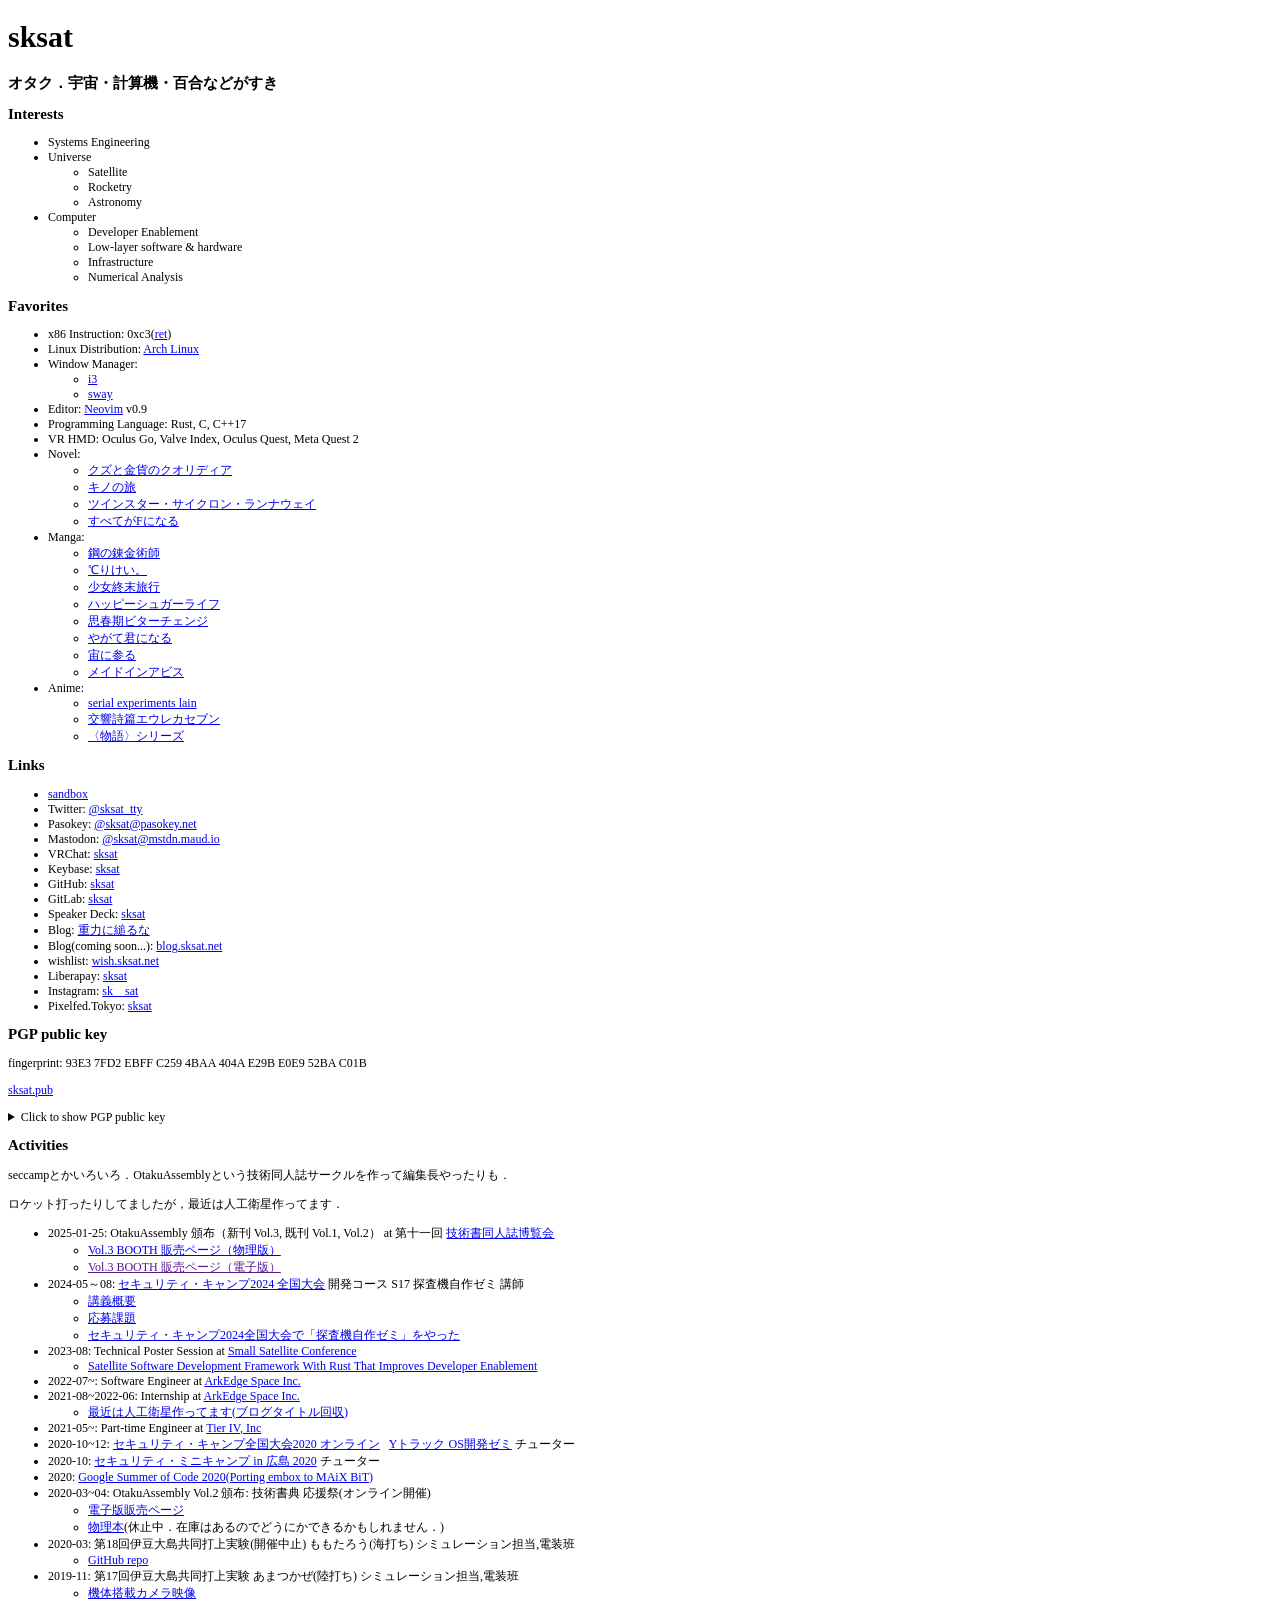
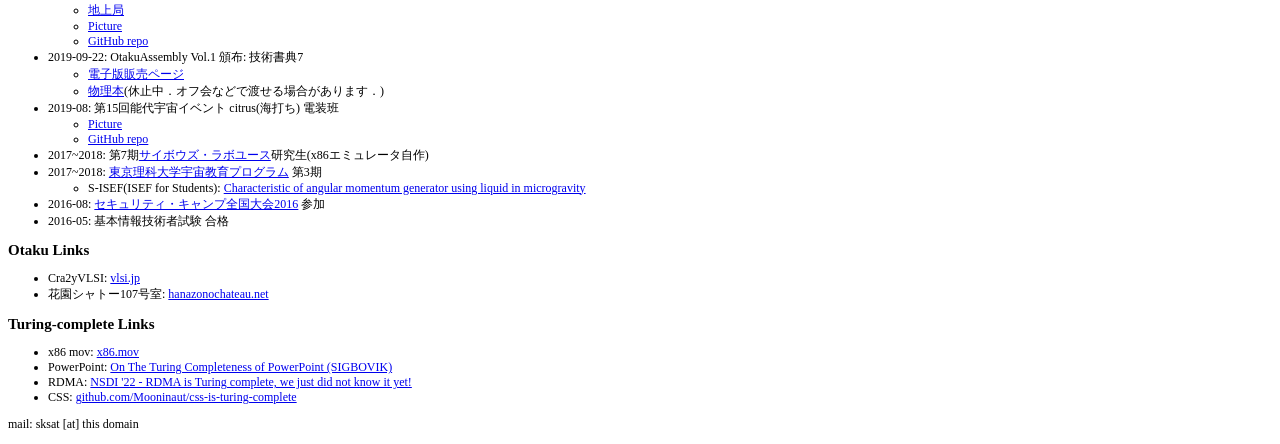
<file: index.html>
<!DOCTYPE html>
<html lang="ja">

<head>
  <meta charset="UTF-8" />
  <meta name="viewport" content="width=device-width, initial-scale=1" />
  <title>sksat</title>
  <link rel="stylesheet" href="/style.css" />
  <meta property="og:type" content="website" />
  <meta property="og:title" content="sksat" />
  <meta property="og:description" content="オタク" />
  <meta property="og:url" content="https://sksat.net" />
  <meta name="twitter:card" content="summary" />
  <meta name="twitter:site" content="@sksat_tty" />
</head>

<body>
  <header>
    <h1>sksat</h1>
    <h2>オタク．宇宙・計算機・百合などがすき</h2>
  </header>

  <section>
    <h2>Interests</h2>
    <ul>
      <li>Systems Engineering</li>
      <li>Universe</li>
      <ul>
        <li>Satellite</li>
        <li>Rocketry</li>
        <li>Astronomy</li>
      </ul>
      <li>Computer</li>
      <ul>
        <li>Developer Enablement</li>
        <li>Low-layer software &amp; hardware</li>
        <li>Infrastructure</li>
        <li>Numerical Analysis</li>
      </ul>
    </ul>
  </section>

  <section>
    <h2>Favorites</h2>
    <ul>
      <li>x86 Instruction: 0xc3(<a
          href="https://software.intel.com/content/dam/develop/public/us/en/documents/325383-sdm-vol-2abcd.pdf#page=1237">ret</a>)
      <li>Linux Distribution: <a href="https://archlinux.org">Arch Linux</a></li>
      <li>Window Manager:
        <ul>
          <li><a href="https://i3wm.org/">i3</a></li>
          <li><a href="https://swaywm.org/">sway</a></li>
        </ul>
      </li>
      <li>Editor: <a href="https://neovim.io/">Neovim</a> v0.9</li>
      <li>Programming Language: Rust, C, C++17</li>
      <li>VR HMD: Oculus Go, Valve Index, Oculus Quest, Meta Quest 2</li>
      <li>Novel:
        <ul>
          <li><a href="http://dash.shueisha.co.jp/qualidea/">クズと金貨のクオリディア</a></li>
          <li><a href="https://kinonotabi.com/">キノの旅</a></li>
          <li><a href="https://www.hayakawa-online.co.jp/shopdetail/000000014480/">ツインスター・サイクロン・ランナウェイ</a></li>
          <li><a href="https://bookclub.kodansha.co.jp/product?item=0000198009">すべてがFになる</a></li>
        </ul>
      </li>
      <li>Manga:
        <ul>
          <li><a href="https://www.ganganonline.com/title/586">鋼の錬金術師</a></li>
          <li><a href="https://iss.ndl.go.jp/books/R100000098-I000209564-00">℃りけい。</a></li>
          <li><a href="https://kuragebunch.com/episode/10834108156628843815">少女終末旅行</a></li>
          <li><a href="https://magazine.jp.square-enix.com/joker/series/happysugarlife/">ハッピーシュガーライフ</a></li>
          <li><a href="https://comic-polaris.jp/shishunki/">思春期ビターチェンジ</a></li>
          <li><a href="https://dengekidaioh.jp/product/yagate/">やがて君になる</a></li>
          <li><a href="http://to-ti.in/product/sora_ni">宙に参る</a></li>
          <li><a href="https://webcomicgamma.takeshobo.co.jp/manga/madeinabyss/">メイドインアビス</a></li>
        </ul>
      </li>
      <li>Anime:
        <ul>
          <li><a href="http://www.konaka.com/alice6/lain/">serial experiments lain</a></li>
          <li><a href="https://www.b-ch.com/titles/443/001">交響詩篇エウレカセブン</a></li>
          <li><a href="https://www.monogatari-series.com/">〈物語〉シリーズ</a></li>
        </ul>
      </li>
    </ul>
  </section>

  <section>
    <h2>Links</h2>
    <ul>
      <li><a href="./sandbox/">sandbox</a></li>
      <li>Twitter: <a href="https://twitter.com/sksat_tty">@sksat_tty</a></li>
      <li>Pasokey: <a href="https://pasokey.net/@sksat">@sksat@pasokey.net</a></li>
      <li>Mastodon: <a href="https://mstdn.maud.io/@sksat">@sksat@mstdn.maud.io</a></li>
      <li>VRChat: <a href="https://vrchat.com/home/user/usr_f8229b4f-794c-4a94-bf5d-d21f3fc0daf5">sksat</a></li>
      <li>Keybase: <a href="https://keybase.io/sksat">sksat</a></li>
      <li>GitHub: <a href="https://github.com/sksat">sksat</a></li>
      <li>GitLab: <a href="https://gitlab.com/sksat">sksat</a></li>
      <li>Speaker Deck: <a href="https://speakerdeck.com/sksat">sksat</a></li>
      <li>Blog: <a href="https://sksat.hatenablog.com">重力に縋るな</a></li>
      <li>Blog(coming soon...): <a href="https://blog.sksat.net">blog.sksat.net</a></li>
      <li>wishlist: <a href="https://wish.sksat.net">wish.sksat.net</a></li>
      <li>Liberapay: <a href="https://liberapay.com/sksat/">sksat</a></li>
      <li>Instagram: <a href="https://www.instagram.com/sk__sat/">sk__sat</a></li>
      <li>Pixelfed.Tokyo: <a href="https://pixelfed.tokyo/sksat">sksat</a></li>
    </ul>
  </section>

  <section>
    <h2>PGP public key</h2>
    <p>fingerprint: 93E3 7FD2 EBFF C259 4BAA 404A E29B E0E9 52BA C01B</p>
    <p><a href="https://sksat.pub/pgp">sksat.pub</a></p>
    <details>
      <summary>Click to show PGP public key</summary>
      <div class="pgp-pubkey">
        <iframe id="pgp" title="PGP" src="pgp.txt"></iframe>
      </div>
    </details>
  </section>

  <section>
    <h2>Activities</h2>

    <p>seccampとかいろいろ．OtakuAssemblyという技術同人誌サークルを作って編集長やったりも．</p>
    <p>ロケット打ったりしてましたが，最近は人工衛星作ってます．</p>

    <ul>
      <li>2025-01-25:
        OtakuAssembly 頒布（新刊 Vol.3, 既刊 Vol.1, Vol.2） at 第十一回 <a href="https://gishohaku.dev/">技術書同人誌博覧会</a>
        <ul>
          <li><a href="https://otakuassembly.booth.pm/items/6523525">Vol.3 BOOTH 販売ページ（物理版）</a></li>
          <li><a href="">Vol.3 BOOTH 販売ページ（電子版）</a></li>
        </ul>
      </li>
      <li>2024-05～08:
        <a href="https://www.ipa.go.jp/jinzai/security-camp/2024/camp/zenkoku/index.html">セキュリティ・キャンプ2024 全国大会</a>
        開発コース S17 探査機自作ゼミ 講師
        <ul>
          <li>
            <a href="https://www.ipa.go.jp/jinzai/security-camp/2024/camp/zenkoku/program/kaihatsu.html#s17">講義概要</a>
          </li>
          <li>
            <a href="https://sksat.net/misc/seccamp2024-entry.html">応募課題</a>
          </li>
          <li>
            <a href="https://sksat.hatenablog.com/entry/seccamp2024">セキュリティ・キャンプ2024全国大会で「探査機自作ゼミ」をやった</a>
          </li>
        </ul>
      </li>
      <li>2023-08:
        Technical Poster Session at <a href="https://smallsat.org/">Small Satellite Conference</a>
        <ul>
          <li><a href="https://digitalcommons.usu.edu/smallsat/2023/all2023/202/">Satellite Software Development
              Framework With Rust That Improves Developer Enablement</a></li>
        </ul>
      </li>
      <li>2022-07~:
        Software Engineer at <a href="https://arkedgespace.com/">ArkEdge Space Inc.</a>
      </li>
      <li>2021-08~2022-06:
        Internship at <a href="https://arkedgespace.com/">ArkEdge Space Inc.</a>
        <ul>
          <li><a href="https://sksat.hatenablog.com/entry/2021/09/28/093453">最近は人工衛星作ってます(ブログタイトル回収)</a></li>
        </ul>
      </li>
      <li>2021-05~:
        Part-time Engineer at <a href="https://tier4.jp/">Tier IV, Inc</a>
      </li>
      <li>2020-10~12:
        <a href="https://www.ipa.go.jp/jinzai/camp/2020/zenkoku2020_index.html">セキュリティ・キャンプ全国大会2020 オンライン</a>&ensp;
        <a href="https://www.ipa.go.jp/jinzai/camp/2020/zenkoku2020_program_list.html#list_s-y1">Yトラック OS開発ゼミ</a> チューター
      </li>
      <li>2020-10:
        <a href="https://www.security-camp.or.jp/minicamp/hiroshima2020.html">セキュリティ・ミニキャンプ in 広島 2020</a> チューター
      </li>
      <li>2020:
        <a href="https://summerofcode.withgoogle.com/archive/2020/projects/5175388789014528/">Google Summer of Code
          2020(Porting embox to MAiX BiT)</a>
      </li>
      <li>2020-03~04:
        OtakuAssembly Vol.2 頒布: 技術書典 応援祭(オンライン開催)
        <ul>
          <li><a href="https://otakuassembly.booth.pm/items/1834745">電子版販売ページ</a></li>
          <li><a href="https://otakuassembly.booth.pm/items/1834753">物理本</a>(休止中．在庫はあるのでどうにかできるかもしれません．)</li>
        </ul>
      </li>
      <li>2020-03:
        第18回伊豆大島共同打上実験(開催中止) ももたろう(海打ち) シミュレーション担当,電装班
        <ul>
          <li><a href="https://github.com/core-rocket/momotarou">GitHub repo</a></li>
        </ul>
      </li>
      <li>2019-11:
        第17回伊豆大島共同打上実験 あまつかぜ(陸打ち) シミュレーション担当,電装班
        <ul>
          <li><a href="https://twitter.com/CORE_Rocket/status/1202157263047102464">機体搭載カメラ映像</a></li>
          <li><a href="https://twitter.com/CORE_Rocket/status/1200902921350602752">地上局</a></li>
          <li><a href="https://www.instagram.com/p/B5nL4knAf7Z">Picture</a></li>
          <li><a href="https://github.com/core-rocket/amatsukaze">GitHub repo</a></li>
        </ul>
      </li>
      <li>2019-09-22:
        OtakuAssembly Vol.1 頒布: 技術書典7
        <ul>
          <li><a href="https://otakuassembly.booth.pm/items/1566120">電子版販売ページ</a></li>
          <li><a href="https://otakuassembly.booth.pm/items/1578084">物理本</a>(休止中．オフ会などで渡せる場合があります．)</li>
        </ul>
      </li>
      <li>2019-08:
        第15回能代宇宙イベント citrus(海打ち) 電装班
        <ul>
          <li><a href="https://www.instagram.com/p/B1fgw1Kgta4">Picture</a></li>
          <li><a href="https://github.com/core-rocket/ASAHI">GitHub repo</a></li>
        </ul>
      </li>
      <li>2017~2018:
        第7期<a href="https://labs.cybozu.co.jp/youth.html">サイボウズ・ラボユース</a>研究生(x86エミュレータ自作)
      </li>
      <li>2017~2018:
        <a href="https://www.tus.ac.jp/uc/">東京理科大学宇宙教育プログラム</a> 第3期
      </li>
      <ul>
        <li>S-ISEF(ISEF for Students):
          <a href="https://www.tus.ac.jp/uc/2018/03/05/2639/">Characteristic of angular momentum generator using liquid
            in microgravity</a>
        </li>
      </ul>
      <li>2016-08:
        <a href="https://www.ipa.go.jp/jinzai/camp/2016/zenkoku2016.html">セキュリティ・キャンプ全国大会2016</a> 参加
      </li>
      <li>2016-05: 基本情報技術者試験 合格</li>
    </ul>
  </section>

  <section>
    <h2>Otaku Links</h2>
    <ul>
      <li>Cra2yVLSI: <a href="https://vlsi.jp/">vlsi.jp</a></li>
      <li>花園シャトー107号室: <a href="https://hanazonochateau.net/">hanazonochateau.net</a></li>
    </ul>
  </section>

  <section>
    <h2>Turing-complete Links</h2>
    <ul>
      <li>x86 mov: <a href="https://x86.mov/">x86.mov</a></li>
      <li>PowerPoint: <a href="https://www.youtube.com/watch?v=uNjxe8ShM-8">On The Turing Completeness of PowerPoint
          (SIGBOVIK)</a></li>
      <li>RDMA: <a href="https://www.usenix.org/conference/nsdi22/presentation/reda">NSDI '22 - RDMA is Turing complete,
          we just did not know it yet!</a></li>
      <li>CSS: <a
          href="https://github.com/Mooninaut/css-is-turing-complete">github.com/Mooninaut/css-is-turing-complete</a>
      </li>
    </ul>
  </section>

  <footer>
    <p>mail: sksat [at] this domain</p>
  </footer>
</body>

</html>
</file>
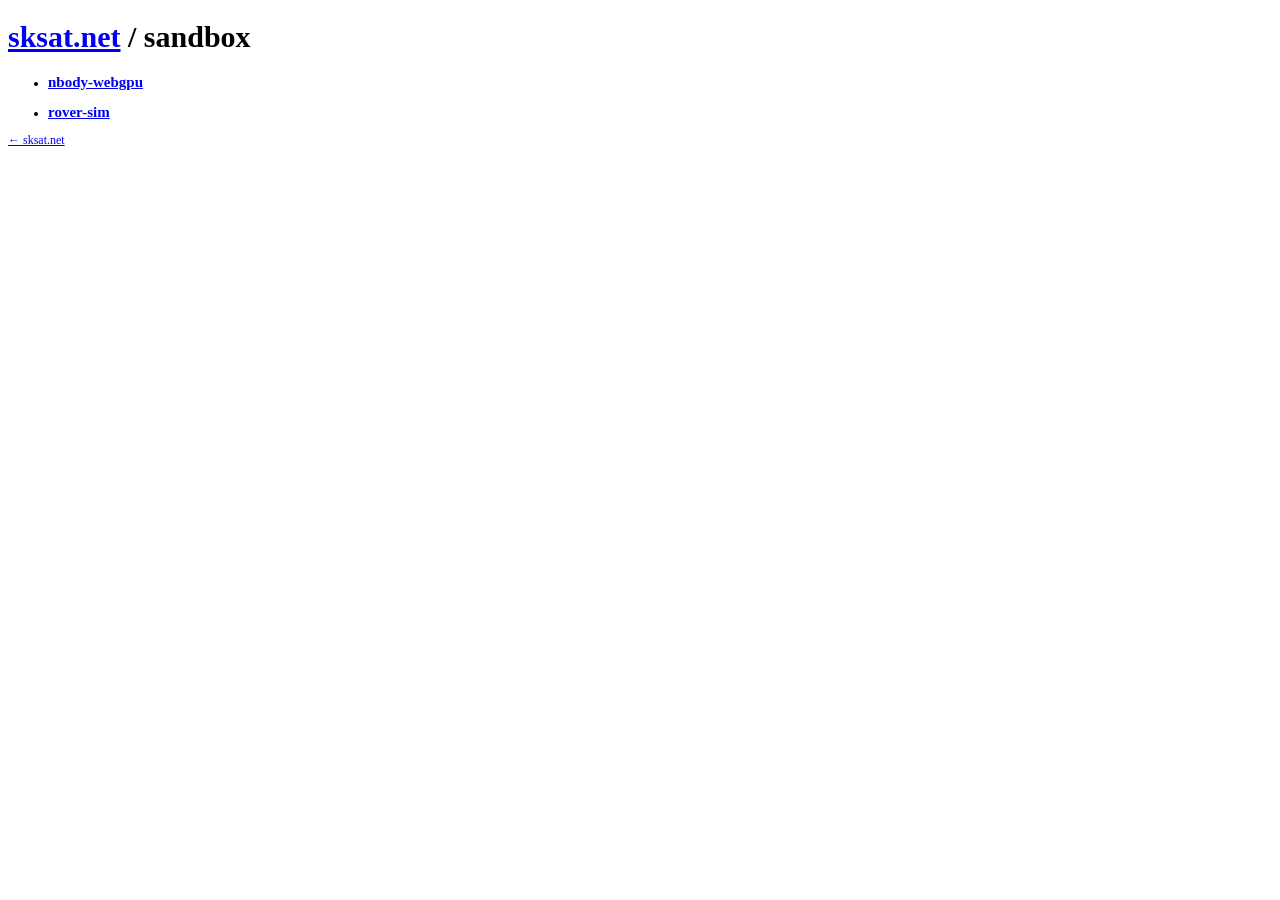
<file: sandbox/index.html>
<!DOCTYPE html>
<html lang="ja">

<head>
  <meta charset="UTF-8">
  <meta name="viewport" content="width=device-width, initial-scale=1">
  <title>sandbox - sksat.net</title>
  <link rel="stylesheet" href="/style.css">
</head>

<body>
  <header>
    <h1><a href="/">sksat.net</a> / sandbox</h1>
  </header>

  <ul>
    <li><h2><a href="nbody-webgpu/">nbody-webgpu</a></h2></li>
    <li><h2><a href="rover-sim/">rover-sim</a></h2></li>
  </ul>

  <footer>
    <p><a href="/">← sksat.net</a></p>
  </footer>
</body>

</html>
</file>
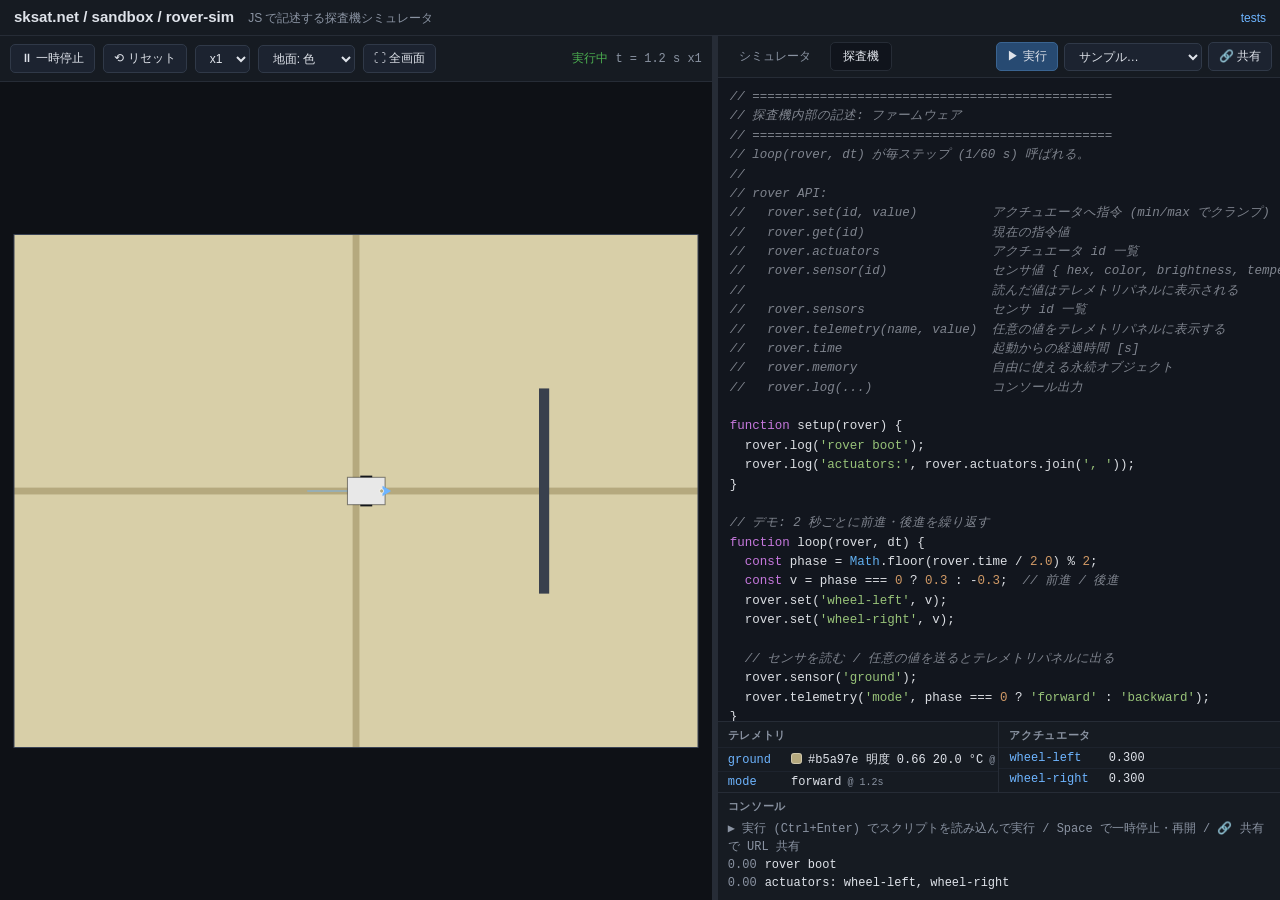
<file: sandbox/rover-sim/index.html>
<!DOCTYPE html>
<html lang="ja">

<head>
  <meta charset="UTF-8">
  <meta name="viewport" content="width=device-width, initial-scale=1">
  <title>rover-sim - sksat.net/sandbox</title>
  <link rel="stylesheet" href="./style.css">
</head>

<body>
  <div class="app">
    <header class="app-header">
      <h1><a href="/">sksat.net</a> / <a href="/sandbox/">sandbox</a> / rover-sim</h1>
      <span class="subtitle">JS で記述する探査機シミュレータ</span>
      <a class="tests-link" href="tests/">tests</a>
    </header>

    <div class="main">
      <div class="sim-pane" id="sim-pane">
        <div class="toolbar">
          <button id="btn-pause">⏸ 一時停止</button>
          <button id="btn-reset">⟲ リセット</button>
          <select id="sel-speed" title="シミュレーション速度">
            <option value="1" selected>x1</option>
            <option value="2">x2</option>
            <option value="4">x4</option>
            <option value="8">x8</option>
          </select>
          <select id="sel-view" title="地面の表示モード">
            <option value="color" selected>地面: 色</option>
            <option value="temp">地面: 温度</option>
          </select>
          <button id="btn-full">⛶ 全画面</button>
          <span class="status" id="status">--</span>
        </div>
        <div class="canvas-wrap" id="canvas-wrap">
          <canvas id="canvas"></canvas>
        </div>
      </div>

      <div class="splitter" id="splitter" title="ドラッグで幅を変更"></div>

      <div class="ide-pane" id="ide-pane">
        <div class="ide-tabs">
          <button class="tab" data-tab="world">シミュレータ</button>
          <button class="tab active" data-tab="firmware">探査機</button>
          <span class="spacer"></span>
          <button id="btn-exec" class="primary" title="スクリプトを読み込んで最初から実行 (Ctrl+Enter)">▶ 実行</button>
          <select id="sel-sample" title="サンプルをエディタに読み込んで実行"></select>
          <button id="btn-share" title="現在のスクリプトと設定を載せた URL を作ってコピー">🔗 共有</button>
        </div>
        <div class="editors">
          <div id="editor-world" class="editor-slot hidden"></div>
          <div id="editor-firmware" class="editor-slot"></div>
        </div>
        <div class="ide-bottom">
          <div class="monitor">
            <div class="monitor-col">
              <h2>テレメトリ</h2>
              <table id="sensor-table"></table>
            </div>
            <div class="monitor-col">
              <h2>アクチュエータ</h2>
              <table id="actuator-table"></table>
            </div>
          </div>
          <div class="console-box">
            <h2>コンソール</h2>
            <div id="console"></div>
          </div>
        </div>
      </div>
    </div>
  </div>

  <script type="module">
    import { initApp } from './app.js';
    initApp();
  </script>
</body>

</html>
</file>
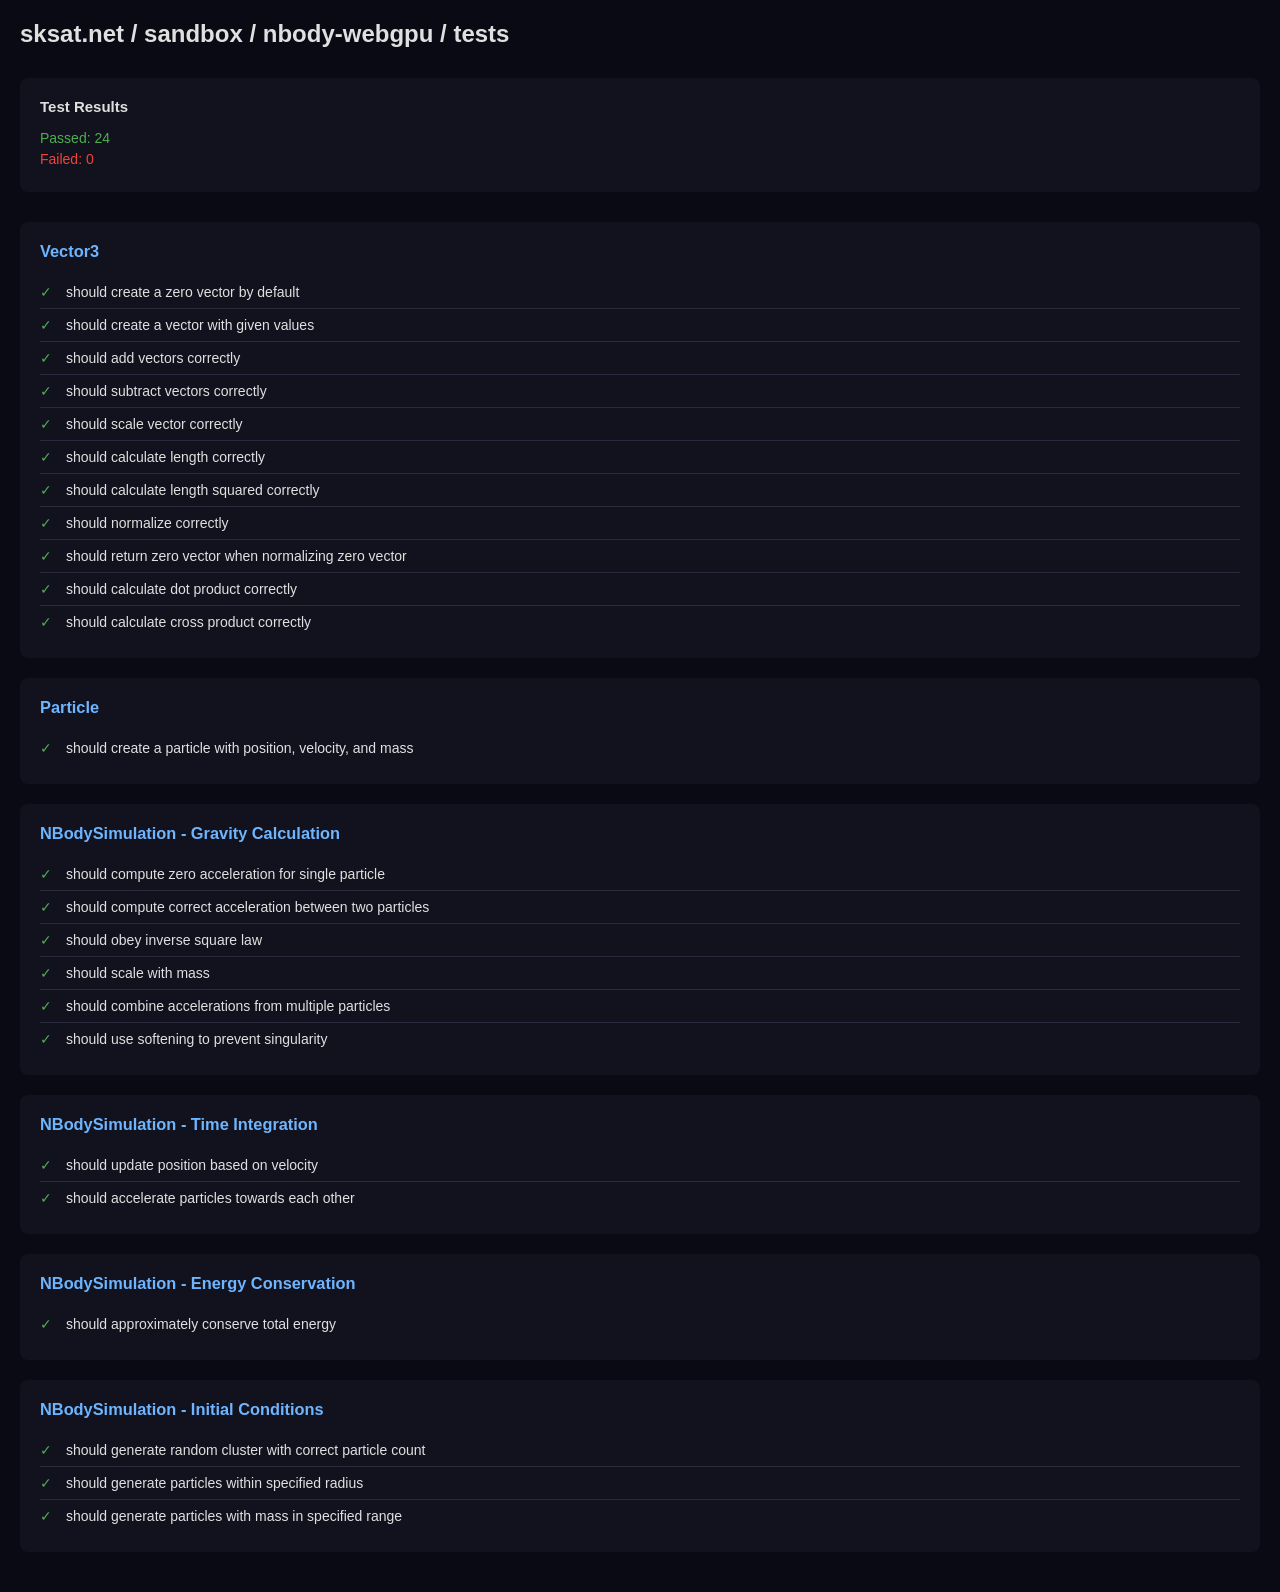
<file: sandbox/nbody-webgpu/tests/index.html>
<!DOCTYPE html>
<html lang="en">

<head>
  <meta charset="UTF-8">
  <meta name="viewport" content="width=device-width, initial-scale=1">
  <title>N-Body WebGPU Tests</title>
  <link rel="stylesheet" href="/style.css">
  <link rel="stylesheet" href="../style.css">
</head>

<body>
  <header>
    <h1><a href="/">sksat.net</a> / <a href="/sandbox/">sandbox</a> / <a href="../">nbody-webgpu</a> / tests</h1>
  </header>

  <main>
    <div id="results">
      <p class="loading">Running tests...</p>
    </div>
  </main>

  <script type="module">
    import { renderResults } from './test-runner.js';
    import { runner as physicsRunner } from './physics.test.js';

    async function runAllTests() {
      const resultsDiv = document.getElementById('results');

      try {
        console.log('Running physics tests...');
        const physicsResults = await physicsRunner.run();

        // Combine results
        const totalResults = {
          passed: physicsResults.passed,
          failed: physicsResults.failed,
          suites: physicsResults.suites,
        };

        renderResults(totalResults, resultsDiv);
      } catch (error) {
        resultsDiv.innerHTML = `<p class="error">Test runner error: ${error.message}</p>`;
        console.error(error);
      }
    }

    runAllTests();
  </script>
</body>

</html>
</file>
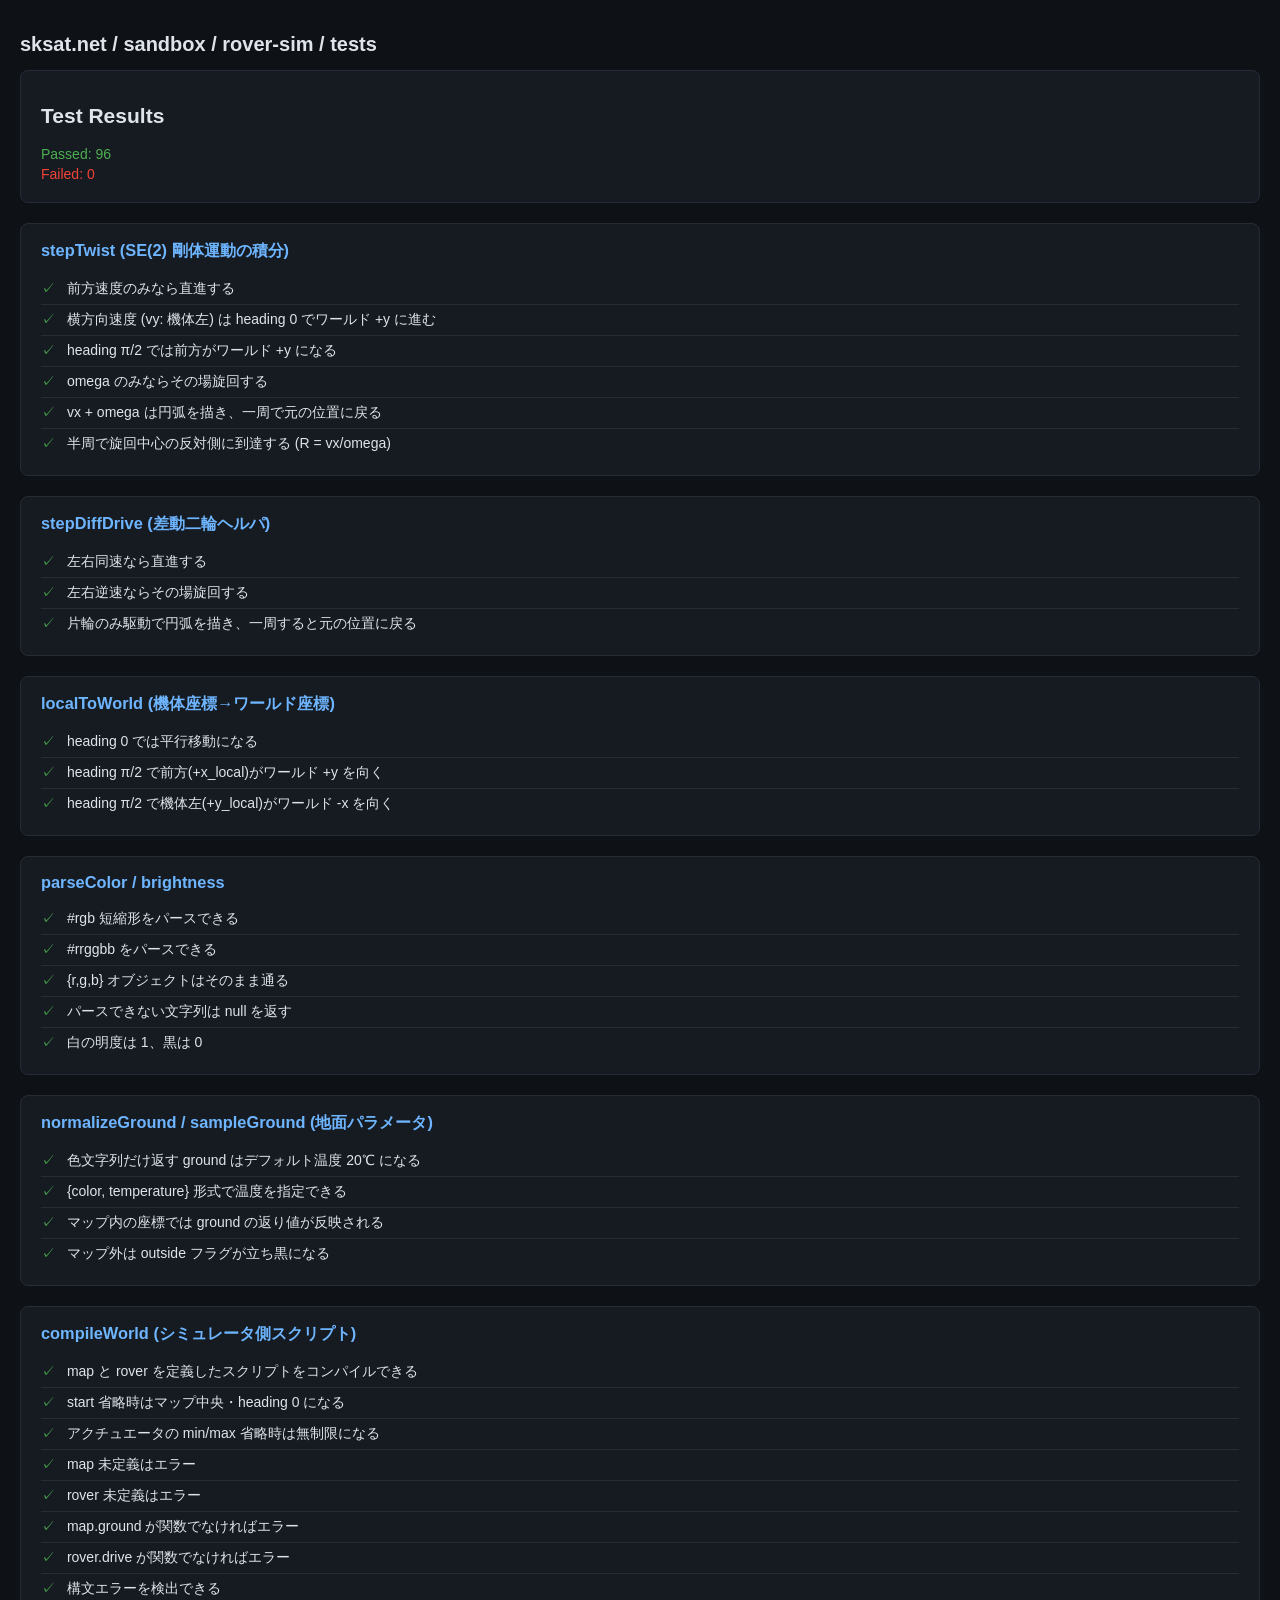
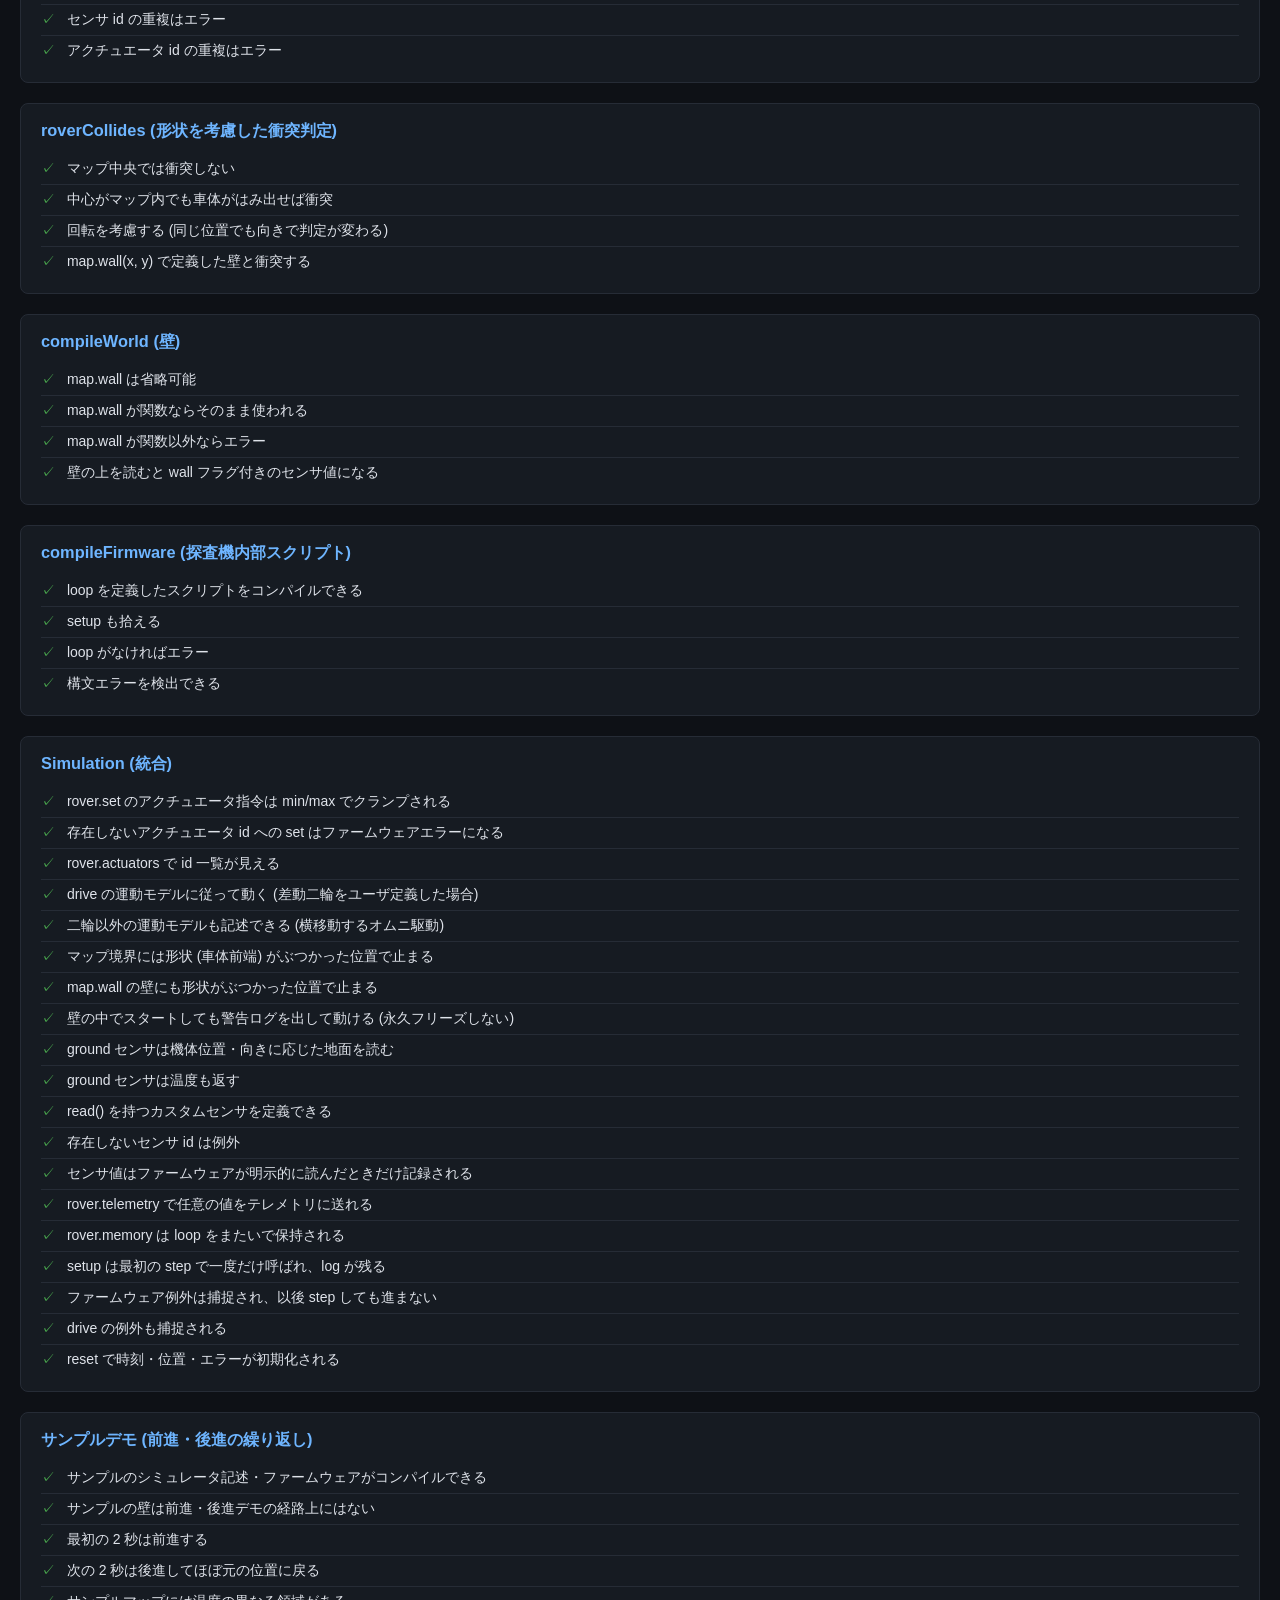
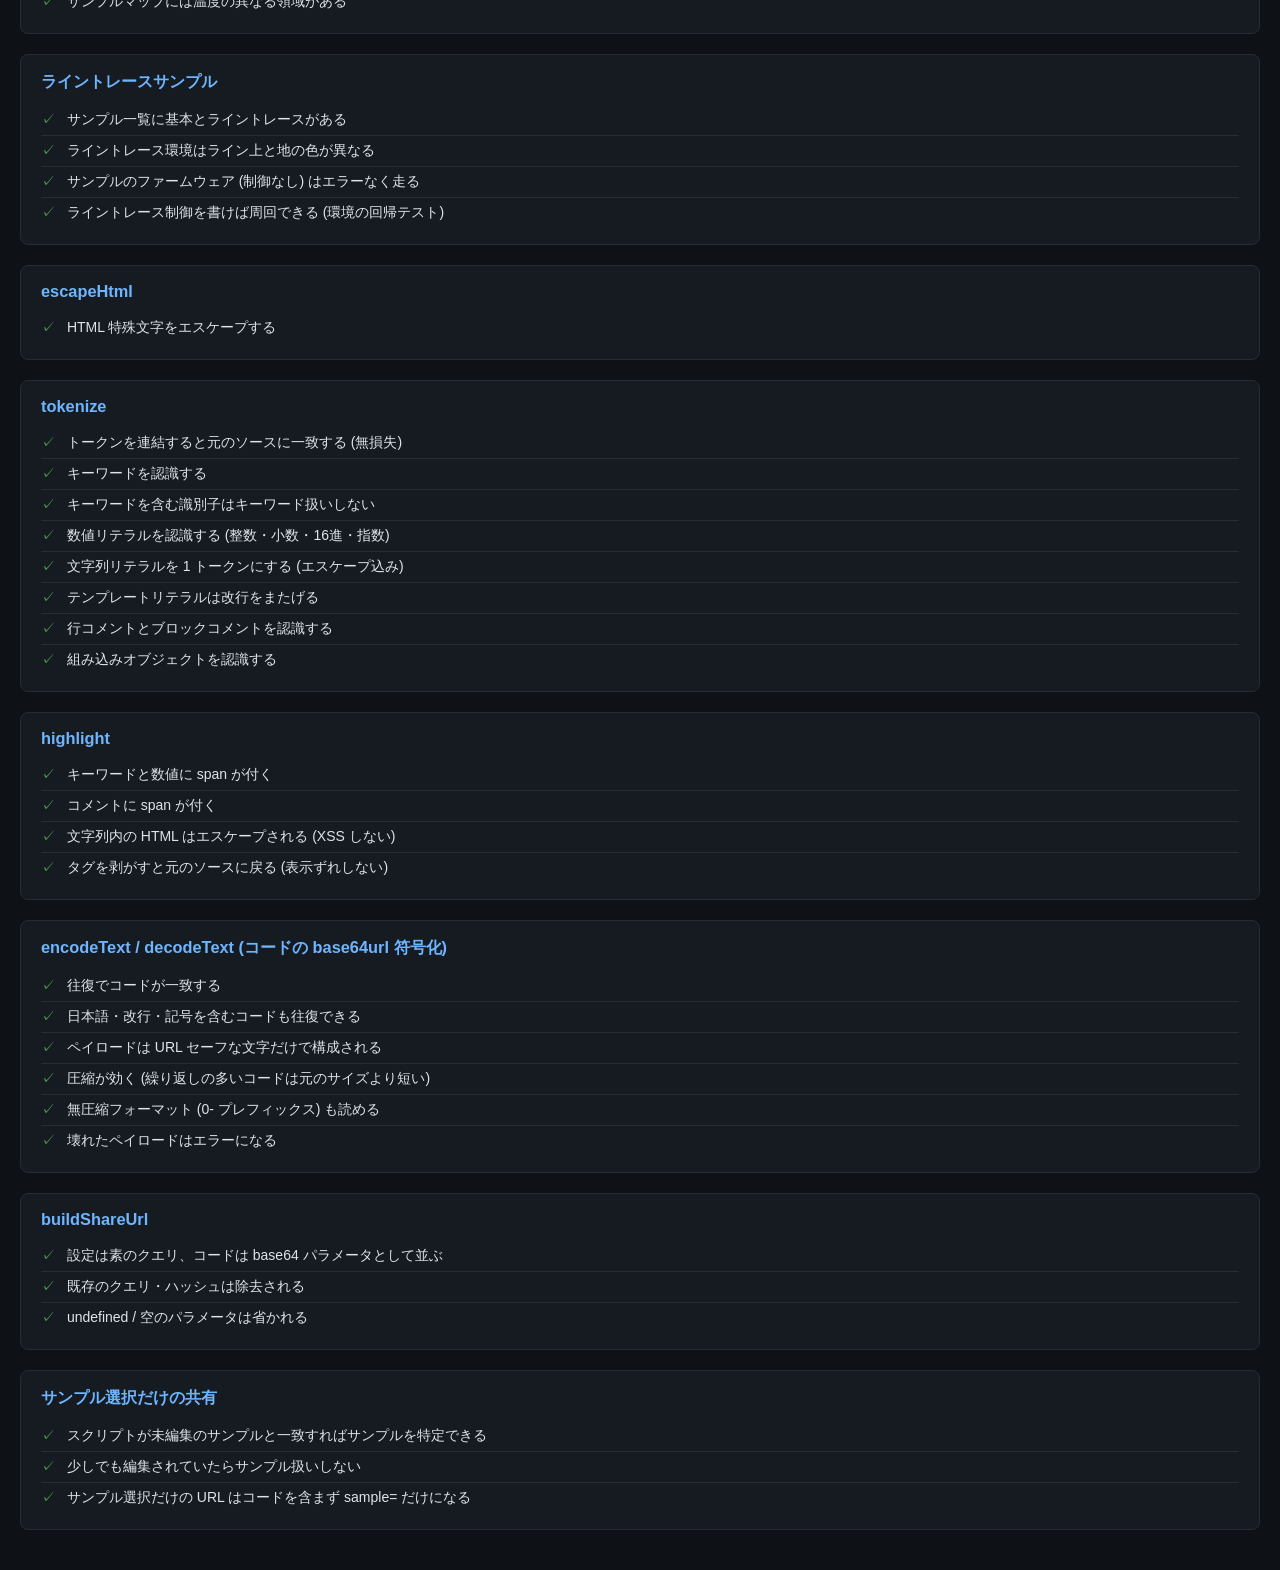
<file: sandbox/rover-sim/tests/index.html>
<!DOCTYPE html>
<html lang="ja">

<head>
  <meta charset="UTF-8">
  <meta name="viewport" content="width=device-width, initial-scale=1">
  <title>rover-sim tests - sksat.net/sandbox</title>
  <style>
    body {
      font-family: sans-serif;
      font-size: 14px;
      background: #0e1116;
      color: #dfe3ea;
      margin: 0;
      padding: 20px;
    }

    a { color: #6eb5ff; text-decoration: none; }
    a:hover { text-decoration: underline; }

    header h1 { font-size: 20px; }
    header h1 a { color: #dfe3ea; }

    .test-summary,
    .test-suite {
      margin-bottom: 20px;
      padding: 16px 20px;
      background: #161b22;
      border: 1px solid #262c36;
      border-radius: 8px;
    }

    .test-summary .passed { color: #4caf50; margin: 4px 0; }
    .test-summary .failed { color: #f44336; margin: 4px 0; }
    .test-suite h3 { margin: 0 0 12px 0; color: #6eb5ff; }
    .test-suite ul { list-style: none; padding: 0; margin: 0; }
    .test-suite li { padding: 6px 0; border-bottom: 1px solid #262c36; }
    .test-suite li:last-child { border-bottom: none; }
    .test-passed .test-icon { color: #4caf50; margin-right: 8px; }
    .test-failed .test-icon { color: #f44336; margin-right: 8px; }

    .test-error {
      margin: 8px 0 0 22px;
      padding: 8px 10px;
      background: #1e1414;
      border-radius: 4px;
      color: #f44336;
      font-size: 12px;
      overflow-x: auto;
    }

    .error { color: #f44336; }
  </style>
</head>

<body>
  <header>
    <h1><a href="/">sksat.net</a> / <a href="/sandbox/">sandbox</a> / <a href="../">rover-sim</a> / tests</h1>
  </header>

  <main>
    <div id="results">
      <p class="loading">Running tests...</p>
    </div>
  </main>

  <script type="module">
    import { renderResults } from './test-runner.js';
    import { runner as simRunner } from './sim.test.js';
    import { runner as highlightRunner } from './highlight.test.js';
    import { runner as shareRunner } from './share.test.js';

    async function runAllTests() {
      const resultsDiv = document.getElementById('results');
      try {
        const simResults = await simRunner.run();
        const hlResults = await highlightRunner.run();
        const shareResults = await shareRunner.run();
        renderResults({
          passed: simResults.passed + hlResults.passed + shareResults.passed,
          failed: simResults.failed + hlResults.failed + shareResults.failed,
          suites: [...simResults.suites, ...hlResults.suites, ...shareResults.suites],
        }, resultsDiv);
      } catch (error) {
        resultsDiv.innerHTML = `<p class="error">Test runner error: ${error.message}</p>`;
        console.error(error);
      }
    }

    runAllTests();
  </script>
</body>

</html>
</file>
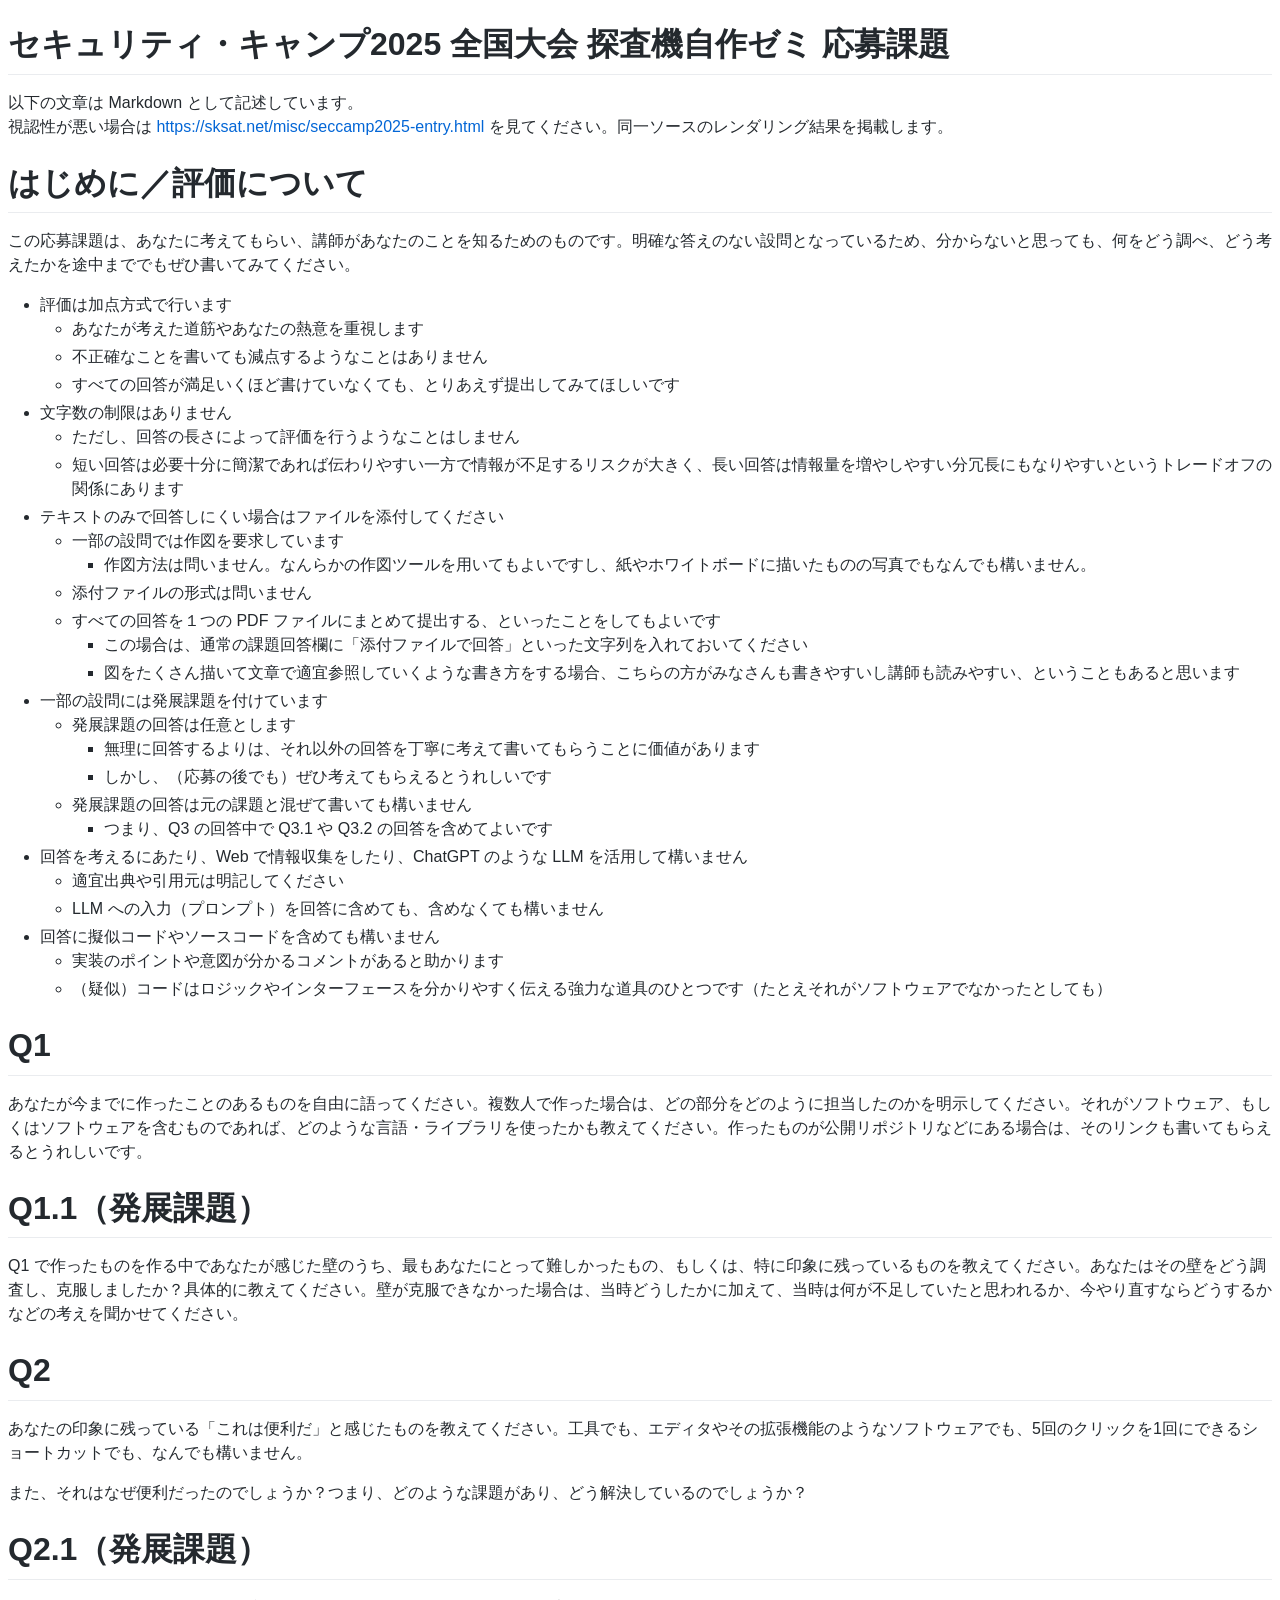
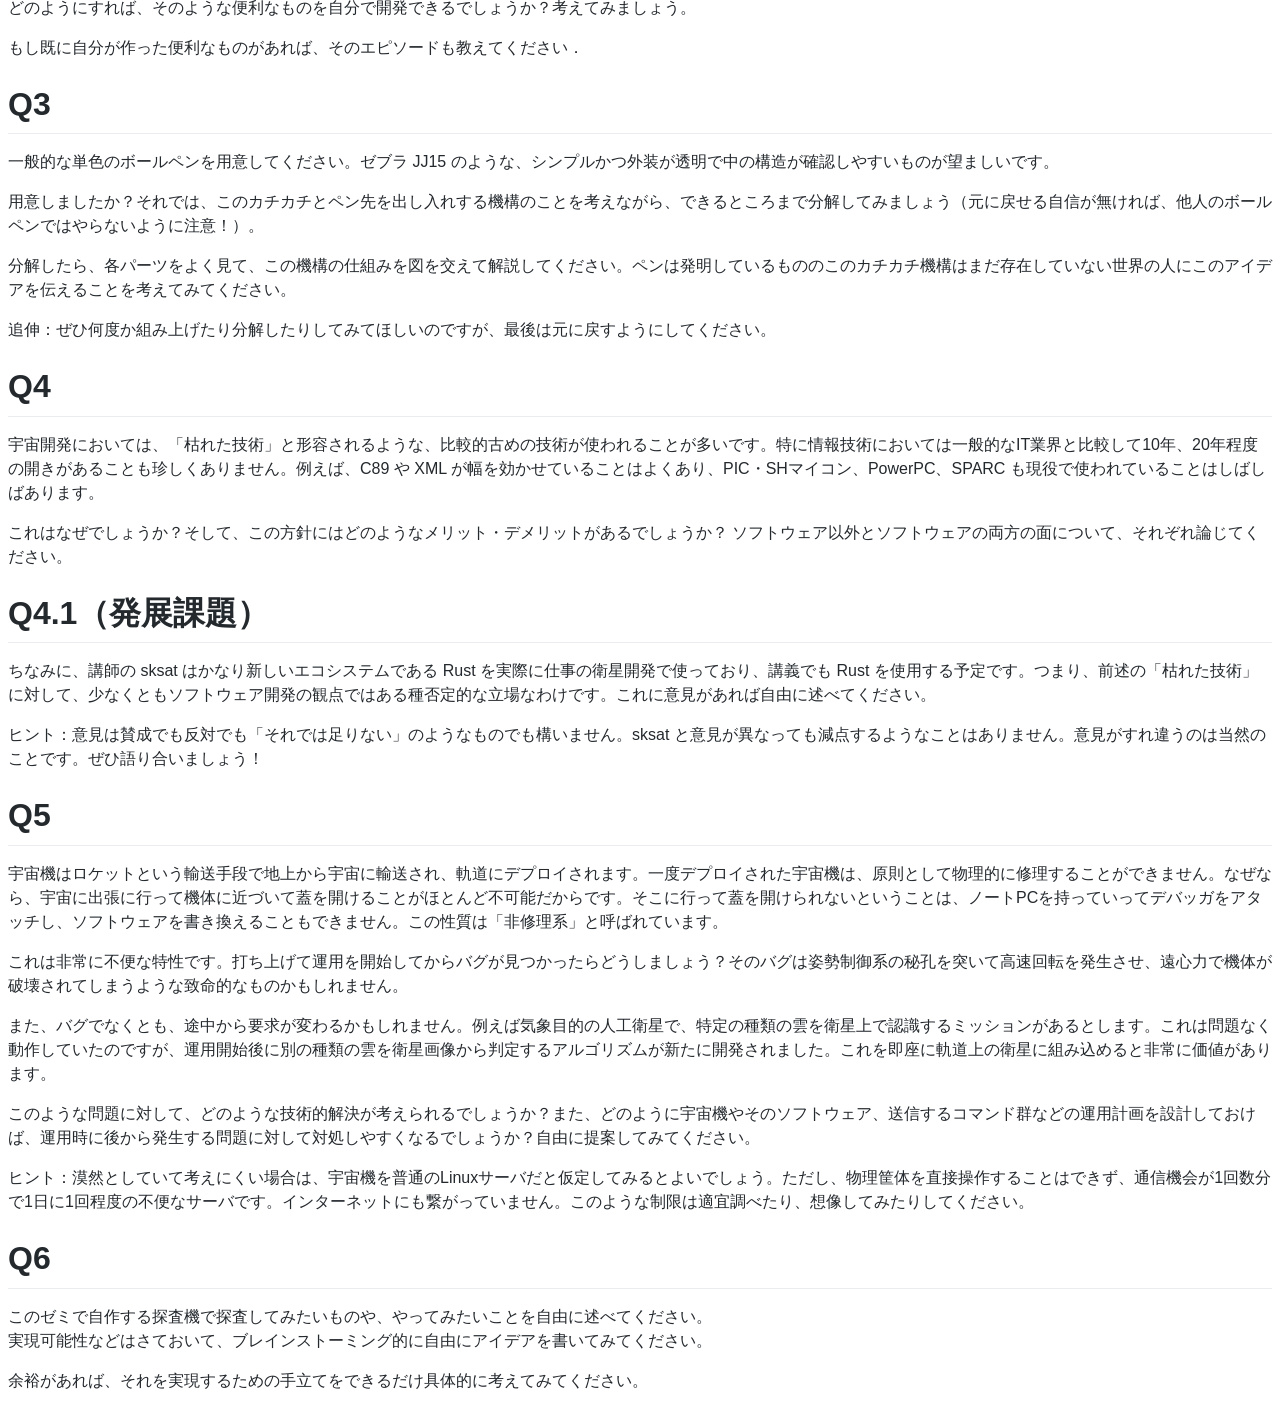
<file: misc/seccamp2025-entry.html>
<!DOCTYPE html>
<html xmlns="http://www.w3.org/1999/xhtml" lang xml:lang>
<head>
  <meta charset="utf-8" />
  <meta name="generator" content="pandoc" />
  <meta name="viewport" content="width=device-width, initial-scale=1.0, user-scalable=yes" />
  <title>セキュリティ・キャンプ2025 全国大会 探査機自作ゼミ 応募課題</title>
  <style>
code{white-space: pre-wrap;}
span.smallcaps{font-variant: small-caps;}
div.columns{display: flex; gap: min(4vw, 1.5em);}
div.column{flex: auto; overflow-x: auto;}
div.hanging-indent{margin-left: 1.5em; text-indent: -1.5em;}

ul.task-list[class]{list-style: none;}
ul.task-list li input[type="checkbox"] {
font-size: inherit;
width: 0.8em;
margin: 0 0.8em 0.2em -1.6em;
vertical-align: middle;
}
.display.math{display: block; text-align: center; margin: 0.5rem auto;}
</style>
  <style type="text/css">@font-face {
font-family: octicons-link;
src: url([data-uri]) format('woff');
}
.octicon {
display: inline-block;
fill: currentColor;
vertical-align: text-bottom;
}
.anchor {
float: left;
line-height: 1;
margin-left: -20px;
padding-right: 4px;
}
.anchor:focus {
outline: none;
}
h1 .octicon-link,
h2 .octicon-link,
h3 .octicon-link,
h4 .octicon-link,
h5 .octicon-link,
h6 .octicon-link {
color: #1b1f23;
vertical-align: middle;
visibility: hidden;
}
h1:hover .anchor,
h2:hover .anchor,
h3:hover .anchor,
h4:hover .anchor,
h5:hover .anchor,
h6:hover .anchor {
text-decoration: none;
}
h1:hover .anchor .octicon-link,
h2:hover .anchor .octicon-link,
h3:hover .anchor .octicon-link,
h4:hover .anchor .octicon-link,
h5:hover .anchor .octicon-link,
h6:hover .anchor .octicon-link {
visibility: visible;
}
body {
-ms-text-size-adjust: 100%;
-webkit-text-size-adjust: 100%;
color: #24292e;
line-height: 1.5;
font-family: -apple-system,BlinkMacSystemFont,Segoe UI,Helvetica,Arial,sans-serif,Apple Color Emoji,Segoe UI Emoji,Segoe UI Symbol;
font-size: 16px;
line-height: 1.5;
word-wrap: break-word;
}
.pl-c {
color: #6a737d;
}
.pl-c1,
.pl-s .pl-v {
color: #005cc5;
}
.pl-e,
.pl-en {
color: #6f42c1;
}
.pl-s .pl-s1,
.pl-smi {
color: #24292e;
}
.pl-ent {
color: #22863a;
}
.pl-k {
color: #d73a49;
}
.pl-pds,
.pl-s,
.pl-s .pl-pse .pl-s1,
.pl-sr,
.pl-sr .pl-cce,
.pl-sr .pl-sra,
.pl-sr .pl-sre {
color: #032f62;
}
.pl-smw,
.pl-v {
color: #e36209;
}
.pl-bu {
color: #b31d28;
}
.pl-ii {
background-color: #b31d28;
color: #fafbfc;
}
.pl-c2 {
background-color: #d73a49;
color: #fafbfc;
}
.pl-c2:before {
content: "^M";
}
.pl-sr .pl-cce {
color: #22863a;
font-weight: 700;
}
.pl-ml {
color: #735c0f;
}
.pl-mh,
.pl-mh .pl-en,
.pl-ms {
color: #005cc5;
font-weight: 700;
}
.pl-mi {
color: #24292e;
font-style: italic;
}
.pl-mb {
color: #24292e;
font-weight: 700;
}
.pl-md {
background-color: #ffeef0;
color: #b31d28;
}
.pl-mi1 {
background-color: #f0fff4;
color: #22863a;
}
.pl-mc {
background-color: #ffebda;
color: #e36209;
}
.pl-mi2 {
background-color: #005cc5;
color: #f6f8fa;
}
.pl-mdr {
color: #6f42c1;
font-weight: 700;
}
.pl-ba {
color: #586069;
}
.pl-sg {
color: #959da5;
}
.pl-corl {
color: #032f62;
text-decoration: underline;
}
details {
display: block;
}
summary {
display: list-item;
}
a {
background-color: transparent;
}
a:active,
a:hover {
outline-width: 0;
}
strong {
font-weight: inherit;
font-weight: bolder;
}
h1 {
font-size: 2em;
margin: .67em 0;
}
img {
border-style: none;
}
code,
kbd,
pre {
font-family: monospace,monospace;
font-size: 1em;
}
hr {
box-sizing: content-box;
height: 0;
overflow: visible;
}
input {
font: inherit;
margin: 0;
}
input {
overflow: visible;
}
[type=checkbox] {
box-sizing: border-box;
padding: 0;
}
* {
box-sizing: border-box;
}
input {
font-family: inherit;
font-size: inherit;
line-height: inherit;
}
a {
color: #0366d6;
text-decoration: none;
}
a:hover {
text-decoration: underline;
}
strong {
font-weight: 600;
}
hr {
background: transparent;
border: 0;
border-bottom: 1px solid #dfe2e5;
height: 0;
margin: 15px 0;
overflow: hidden;
}
hr:before {
content: "";
display: table;
}
hr:after {
clear: both;
content: "";
display: table;
}
table {
border-collapse: collapse;
border-spacing: 0;
}
td,
th {
padding: 0;
}
details summary {
cursor: pointer;
}
h1,
h2,
h3,
h4,
h5,
h6 {
margin-bottom: 0;
margin-top: 0;
}
h1 {
font-size: 32px;
}
h1,
h2 {
font-weight: 600;
}
h2 {
font-size: 24px;
}
h3 {
font-size: 20px;
}
h3,
h4 {
font-weight: 600;
}
h4 {
font-size: 16px;
}
h5 {
font-size: 14px;
}
h5,
h6 {
font-weight: 600;
}
h6 {
font-size: 12px;
}
p {
margin-bottom: 10px;
margin-top: 0;
}
blockquote {
margin: 0;
}
ol,
ul {
margin-bottom: 0;
margin-top: 0;
padding-left: 0;
}
ol ol,
ul ol {
list-style-type: lower-roman;
}
ol ol ol,
ol ul ol,
ul ol ol,
ul ul ol {
list-style-type: lower-alpha;
}
dd {
margin-left: 0;
}
code,
pre {
font-family: SFMono-Regular,Consolas,Liberation Mono,Menlo,Courier,monospace;
font-size: 12px;
}
pre {
margin-bottom: 0;
margin-top: 0;
}
input::-webkit-inner-spin-button,
input::-webkit-outer-spin-button {
-webkit-appearance: none;
appearance: none;
margin: 0;
}
.border {
border: 1px solid #e1e4e8!important;
}
.border-0 {
border: 0!important;
}
.border-bottom {
border-bottom: 1px solid #e1e4e8!important;
}
.rounded-1 {
border-radius: 3px!important;
}
.bg-white {
background-color: #fff!important;
}
.bg-gray-light {
background-color: #fafbfc!important;
}
.text-gray-light {
color: #6a737d!important;
}
.mb-0 {
margin-bottom: 0!important;
}
.my-2 {
margin-bottom: 8px!important;
margin-top: 8px!important;
}
.pl-0 {
padding-left: 0!important;
}
.py-0 {
padding-bottom: 0!important;
padding-top: 0!important;
}
.pl-1 {
padding-left: 4px!important;
}
.pl-2 {
padding-left: 8px!important;
}
.py-2 {
padding-bottom: 8px!important;
padding-top: 8px!important;
}
.pl-3,
.px-3 {
padding-left: 16px!important;
}
.px-3 {
padding-right: 16px!important;
}
.pl-4 {
padding-left: 24px!important;
}
.pl-5 {
padding-left: 32px!important;
}
.pl-6 {
padding-left: 40px!important;
}
.f6 {
font-size: 12px!important;
}
.lh-condensed {
line-height: 1.25!important;
}
.text-bold {
font-weight: 600!important;
}
a:not([href]) {
color: inherit;
text-decoration: none;
}
blockquote,
dl,
ol,
p,
pre,
table,
ul {
margin-bottom: 16px;
margin-top: 0;
}
hr {
background-color: #e1e4e8;
border: 0;
height: .25em;
margin: 24px 0;
padding: 0;
}
blockquote {
border-left: .25em solid #dfe2e5;
color: #6a737d;
padding: 0 1em;
}
blockquote>:first-child {
margin-top: 0;
}
blockquote>:last-child {
margin-bottom: 0;
}
kbd {
background-color: #fafbfc;
border: 1px solid #c6cbd1;
border-bottom-color: #959da5;
border-radius: 3px;
box-shadow: inset 0 -1px 0 #959da5;
color: #444d56;
display: inline-block;
font-size: 11px;
line-height: 10px;
padding: 3px 5px;
vertical-align: middle;
}
h1,
h2,
h3,
h4,
h5,
h6 {
font-weight: 600;
line-height: 1.25;
margin-bottom: 16px;
margin-top: 24px;
}
h1 {
font-size: 2em;
}
h1,
h2 {
border-bottom: 1px solid #eaecef;
padding-bottom: .3em;
}
h2 {
font-size: 1.5em;
}
h3 {
font-size: 1.25em;
}
h4 {
font-size: 1em;
}
h5 {
font-size: .875em;
}
h6 {
color: #6a737d;
font-size: .85em;
}
ol,
ul {
padding-left: 2em;
}
ol ol,
ol ul,
ul ol,
ul ul {
margin-bottom: 0;
margin-top: 0;
}
li {
word-wrap: break-all;
}
li>p {
margin-top: 16px;
}
li+li {
margin-top: .25em;
}
dl {
padding: 0;
}
dl dt {
font-size: 1em;
font-style: italic;
font-weight: 600;
margin-top: 16px;
padding: 0;
}
dl dd {
margin-bottom: 16px;
padding: 0 16px;
}
table {
display: block;
overflow: auto;
width: 100%;
}
table th {
font-weight: 600;
}
table td,
table th {
border: 1px solid #dfe2e5;
padding: 6px 13px;
}
table tr {
background-color: #fff;
border-top: 1px solid #c6cbd1;
}
table tr:nth-child(2n) {
background-color: #f6f8fa;
}
img {
background-color: #fff;
box-sizing: content-box;
max-width: 100%;
}
img[align=right] {
padding-left: 20px;
}
img[align=left] {
padding-right: 20px;
}
code {
background-color: rgba(27,31,35,.05);
border-radius: 3px;
font-size: 85%;
margin: 0;
padding: .2em .4em;
}
pre {
word-wrap: normal;
}
pre>code {
background: transparent;
border: 0;
font-size: 100%;
margin: 0;
padding: 0;
white-space: pre;
word-break: normal;
}
.highlight {
margin-bottom: 16px;
}
.highlight pre {
margin-bottom: 0;
word-break: normal;
}
.highlight pre,
pre {
background-color: #f6f8fa;
border-radius: 3px;
font-size: 85%;
line-height: 1.45;
overflow: auto;
padding: 16px;
}
pre code {
background-color: transparent;
border: 0;
display: inline;
line-height: inherit;
margin: 0;
max-width: auto;
overflow: visible;
padding: 0;
word-wrap: normal;
}
.commit-tease-sha {
color: #444d56;
display: inline-block;
font-family: SFMono-Regular,Consolas,Liberation Mono,Menlo,Courier,monospace;
font-size: 90%;
}
.blob-wrapper {
border-bottom-left-radius: 3px;
border-bottom-right-radius: 3px;
overflow-x: auto;
overflow-y: hidden;
}
.blob-wrapper-embedded {
max-height: 240px;
overflow-y: auto;
}
.blob-num {
-moz-user-select: none;
-ms-user-select: none;
-webkit-user-select: none;
color: rgba(27,31,35,.3);
cursor: pointer;
font-family: SFMono-Regular,Consolas,Liberation Mono,Menlo,Courier,monospace;
font-size: 12px;
line-height: 20px;
min-width: 50px;
padding-left: 10px;
padding-right: 10px;
text-align: right;
user-select: none;
vertical-align: top;
white-space: nowrap;
width: 1%;
}
.blob-num:hover {
color: rgba(27,31,35,.6);
}
.blob-num:before {
content: attr(data-line-number);
}
.blob-code {
line-height: 20px;
padding-left: 10px;
padding-right: 10px;
position: relative;
vertical-align: top;
}
.blob-code-inner {
color: #24292e;
font-family: SFMono-Regular,Consolas,Liberation Mono,Menlo,Courier,monospace;
font-size: 12px;
overflow: visible;
white-space: pre;
word-wrap: normal;
}
.pl-token.active,
.pl-token:hover {
background: #ffea7f;
cursor: pointer;
}
kbd {
background-color: #fafbfc;
border: 1px solid #d1d5da;
border-bottom-color: #c6cbd1;
border-radius: 3px;
box-shadow: inset 0 -1px 0 #c6cbd1;
color: #444d56;
display: inline-block;
font: 11px SFMono-Regular,Consolas,Liberation Mono,Menlo,Courier,monospace;
line-height: 10px;
padding: 3px 5px;
vertical-align: middle;
}
:checked+.radio-label {
border-color: #0366d6;
position: relative;
z-index: 1;
}
.tab-size[data-tab-size="1"] {
-moz-tab-size: 1;
tab-size: 1;
}
.tab-size[data-tab-size="2"] {
-moz-tab-size: 2;
tab-size: 2;
}
.tab-size[data-tab-size="3"] {
-moz-tab-size: 3;
tab-size: 3;
}
.tab-size[data-tab-size="4"] {
-moz-tab-size: 4;
tab-size: 4;
}
.tab-size[data-tab-size="5"] {
-moz-tab-size: 5;
tab-size: 5;
}
.tab-size[data-tab-size="6"] {
-moz-tab-size: 6;
tab-size: 6;
}
.tab-size[data-tab-size="7"] {
-moz-tab-size: 7;
tab-size: 7;
}
.tab-size[data-tab-size="8"] {
-moz-tab-size: 8;
tab-size: 8;
}
.tab-size[data-tab-size="9"] {
-moz-tab-size: 9;
tab-size: 9;
}
.tab-size[data-tab-size="10"] {
-moz-tab-size: 10;
tab-size: 10;
}
.tab-size[data-tab-size="11"] {
-moz-tab-size: 11;
tab-size: 11;
}
.tab-size[data-tab-size="12"] {
-moz-tab-size: 12;
tab-size: 12;
}
.task-list-item {
list-style-type: none;
}
.task-list-item+.task-list-item {
margin-top: 3px;
}
.task-list-item input {
margin: 0 .2em .25em -1.6em;
vertical-align: middle;
}
hr {
border-bottom-color: #eee;
}
.pl-0 {
padding-left: 0!important;
}
.pl-1 {
padding-left: 4px!important;
}
.pl-2 {
padding-left: 8px!important;
}
.pl-3 {
padding-left: 16px!important;
}
.pl-4 {
padding-left: 24px!important;
}
.pl-5 {
padding-left: 32px!important;
}
.pl-6 {
padding-left: 40px!important;
}
.pl-7 {
padding-left: 48px!important;
}
.pl-8 {
padding-left: 64px!important;
}
.pl-9 {
padding-left: 80px!important;
}
.pl-10 {
padding-left: 96px!important;
}
.pl-11 {
padding-left: 112px!important;
}
.pl-12 {
padding-left: 128px!important;
}
</style>
</head>
<body>
<header id="title-block-header">
<h1 class="title">セキュリティ・キャンプ2025 全国大会 探査機自作ゼミ
応募課題</h1>
</header>
<p>以下の文章は Markdown として記述しています。<br />
視認性が悪い場合は <a href="https://sksat.net/misc/seccamp2025-entry.html">https://sksat.net/misc/seccamp2025-entry.html</a>
を見てください。同一ソースのレンダリング結果を掲載します。</p>
<h1 id="はじめに評価について">はじめに／評価について</h1>
<p>この応募課題は、あなたに考えてもらい、講師があなたのことを知るためのものです。明確な答えのない設問となっているため、分からないと思っても、何をどう調べ、どう考えたかを途中まででもぜひ書いてみてください。</p>
<ul>
<li>評価は加点方式で行います
<ul>
<li>あなたが考えた道筋やあなたの熱意を重視します</li>
<li>不正確なことを書いても減点するようなことはありません</li>
<li>すべての回答が満足いくほど書けていなくても、とりあえず提出してみてほしいです</li>
</ul></li>
<li>文字数の制限はありません
<ul>
<li>ただし、回答の長さによって評価を行うようなことはしません</li>
<li>短い回答は必要十分に簡潔であれば伝わりやすい一方で情報が不足するリスクが大きく、長い回答は情報量を増やしやすい分冗長にもなりやすいというトレードオフの関係にあります</li>
</ul></li>
<li>テキストのみで回答しにくい場合はファイルを添付してください
<ul>
<li>一部の設問では作図を要求しています
<ul>
<li>作図方法は問いません。なんらかの作図ツールを用いてもよいですし、紙やホワイトボードに描いたものの写真でもなんでも構いません。</li>
</ul></li>
<li>添付ファイルの形式は問いません</li>
<li>すべての回答を１つの PDF
ファイルにまとめて提出する、といったことをしてもよいです
<ul>
<li>この場合は、通常の課題回答欄に「添付ファイルで回答」といった文字列を入れておいてください</li>
<li>図をたくさん描いて文章で適宜参照していくような書き方をする場合、こちらの方がみなさんも書きやすいし講師も読みやすい、ということもあると思います</li>
</ul></li>
</ul></li>
<li>一部の設問には発展課題を付けています
<ul>
<li>発展課題の回答は任意とします
<ul>
<li>無理に回答するよりは、それ以外の回答を丁寧に考えて書いてもらうことに価値があります</li>
<li>しかし、（応募の後でも）ぜひ考えてもらえるとうれしいです</li>
</ul></li>
<li>発展課題の回答は元の課題と混ぜて書いても構いません
<ul>
<li>つまり、Q3 の回答中で Q3.1 や Q3.2 の回答を含めてよいです</li>
</ul></li>
</ul></li>
<li>回答を考えるにあたり、Web で情報収集をしたり、ChatGPT のような LLM
を活用して構いません
<ul>
<li>適宜出典や引用元は明記してください</li>
<li>LLM
への入力（プロンプト）を回答に含めても、含めなくても構いません</li>
</ul></li>
<li>回答に擬似コードやソースコードを含めても構いません
<ul>
<li>実装のポイントや意図が分かるコメントがあると助かります</li>
<li>（疑似）コードはロジックやインターフェースを分かりやすく伝える強力な道具のひとつです（たとえそれがソフトウェアでなかったとしても）</li>
</ul></li>
</ul>
<h1 id="q1">Q1</h1>
<p>あなたが今までに作ったことのあるものを自由に語ってください。複数人で作った場合は、どの部分をどのように担当したのかを明示してください。それがソフトウェア、もしくはソフトウェアを含むものであれば、どのような言語・ライブラリを使ったかも教えてください。作ったものが公開リポジトリなどにある場合は、そのリンクも書いてもらえるとうれしいです。</p>
<h1 id="q11発展課題">Q1.1（発展課題）</h1>
<p>Q1
で作ったものを作る中であなたが感じた壁のうち、最もあなたにとって難しかったもの、もしくは、特に印象に残っているものを教えてください。あなたはその壁をどう調査し、克服しましたか？具体的に教えてください。壁が克服できなかった場合は、当時どうしたかに加えて、当時は何が不足していたと思われるか、今やり直すならどうするかなどの考えを聞かせてください。</p>
<h1 id="q2">Q2</h1>
<p>あなたの印象に残っている「これは便利だ」と感じたものを教えてください。工具でも、エディタやその拡張機能のようなソフトウェアでも、5回のクリックを1回にできるショートカットでも、なんでも構いません。</p>
<p>また、それはなぜ便利だったのでしょうか？つまり、どのような課題があり、どう解決しているのでしょうか？</p>
<h1 id="q21発展課題">Q2.1（発展課題）</h1>
<p>どのようにすれば、そのような便利なものを自分で開発できるでしょうか？考えてみましょう。</p>
<p>もし既に自分が作った便利なものがあれば、そのエピソードも教えてください．</p>
<h1 id="q3">Q3</h1>
<p>一般的な単色のボールペンを用意してください。ゼブラ JJ15
のような、シンプルかつ外装が透明で中の構造が確認しやすいものが望ましいです。</p>
<p>用意しましたか？それでは、このカチカチとペン先を出し入れする機構のことを考えながら、できるところまで分解してみましょう（元に戻せる自信が無ければ、他人のボールペンではやらないように注意！）。</p>
<p>分解したら、各パーツをよく見て、この機構の仕組みを図を交えて解説してください。ペンは発明しているもののこのカチカチ機構はまだ存在していない世界の人にこのアイデアを伝えることを考えてみてください。</p>
<p>追伸：ぜひ何度か組み上げたり分解したりしてみてほしいのですが、最後は元に戻すようにしてください。</p>
<h1 id="q4">Q4</h1>
<p>宇宙開発においては、「枯れた技術」と形容されるような、比較的古めの技術が使われることが多いです。特に情報技術においては一般的なIT業界と比較して10年、20年程度の開きがあることも珍しくありません。例えば、C89
や XML が幅を効かせていることはよくあり、PIC・SHマイコン、PowerPC、SPARC
も現役で使われていることはしばしばあります。</p>
<p>これはなぜでしょうか？そして、この方針にはどのようなメリット・デメリットがあるでしょうか？
ソフトウェア以外とソフトウェアの両方の面について、それぞれ論じてください。</p>
<h1 id="q41発展課題">Q4.1（発展課題）</h1>
<p>ちなみに、講師の sksat はかなり新しいエコシステムである Rust
を実際に仕事の衛星開発で使っており、講義でも Rust
を使用する予定です。つまり、前述の「枯れた技術」に対して、少なくともソフトウェア開発の観点ではある種否定的な立場なわけです。これに意見があれば自由に述べてください。</p>
<p>ヒント：意見は賛成でも反対でも「それでは足りない」のようなものでも構いません。sksat
と意見が異なっても減点するようなことはありません。意見がすれ違うのは当然のことです。ぜひ語り合いましょう！</p>
<h1 id="q5">Q5</h1>
<p>宇宙機はロケットという輸送手段で地上から宇宙に輸送され、軌道にデプロイされます。一度デプロイされた宇宙機は、原則として物理的に修理することができません。なぜなら、宇宙に出張に行って機体に近づいて蓋を開けることがほとんど不可能だからです。そこに行って蓋を開けられないということは、ノートPCを持っていってデバッガをアタッチし、ソフトウェアを書き換えることもできません。この性質は「非修理系」と呼ばれています。</p>
<p>これは非常に不便な特性です。打ち上げて運用を開始してからバグが見つかったらどうしましょう？そのバグは姿勢制御系の秘孔を突いて高速回転を発生させ、遠心力で機体が破壊されてしまうような致命的なものかもしれません。</p>
<p>また、バグでなくとも、途中から要求が変わるかもしれません。例えば気象目的の人工衛星で、特定の種類の雲を衛星上で認識するミッションがあるとします。これは問題なく動作していたのですが、運用開始後に別の種類の雲を衛星画像から判定するアルゴリズムが新たに開発されました。これを即座に軌道上の衛星に組み込めると非常に価値があります。</p>
<p>このような問題に対して、どのような技術的解決が考えられるでしょうか？また、どのように宇宙機やそのソフトウェア、送信するコマンド群などの運用計画を設計しておけば、運用時に後から発生する問題に対して対処しやすくなるでしょうか？自由に提案してみてください。</p>
<p>ヒント：漠然としていて考えにくい場合は、宇宙機を普通のLinuxサーバだと仮定してみるとよいでしょう。ただし、物理筐体を直接操作することはできず、通信機会が1回数分で1日に1回程度の不便なサーバです。インターネットにも繋がっていません。このような制限は適宜調べたり、想像してみたりしてください。</p>
<h1 id="q6">Q6</h1>
<p>このゼミで自作する探査機で探査してみたいものや、やってみたいことを自由に述べてください。<br />
実現可能性などはさておいて、ブレインストーミング的に自由にアイデアを書いてみてください。</p>
<p>余裕があれば、それを実現するための手立てをできるだけ具体的に考えてみてください。</p>
</body>
</html>
</file>
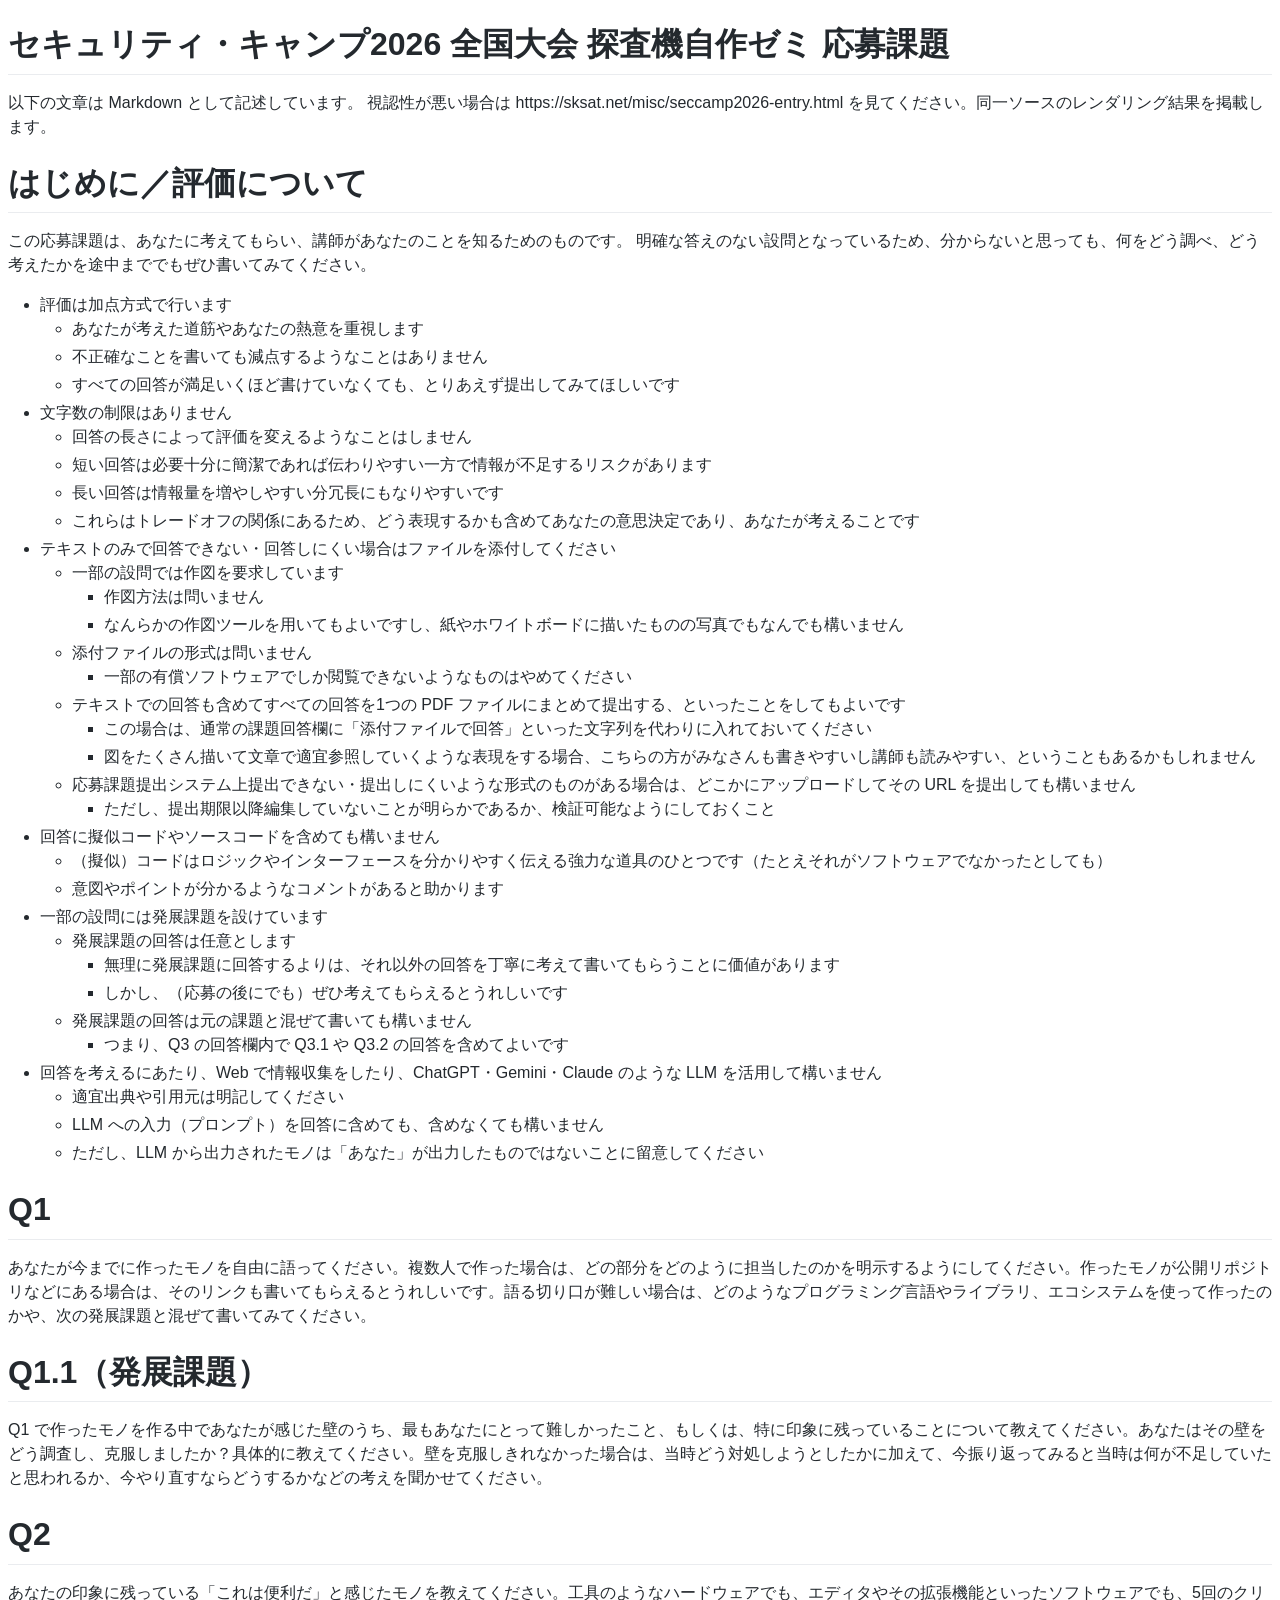
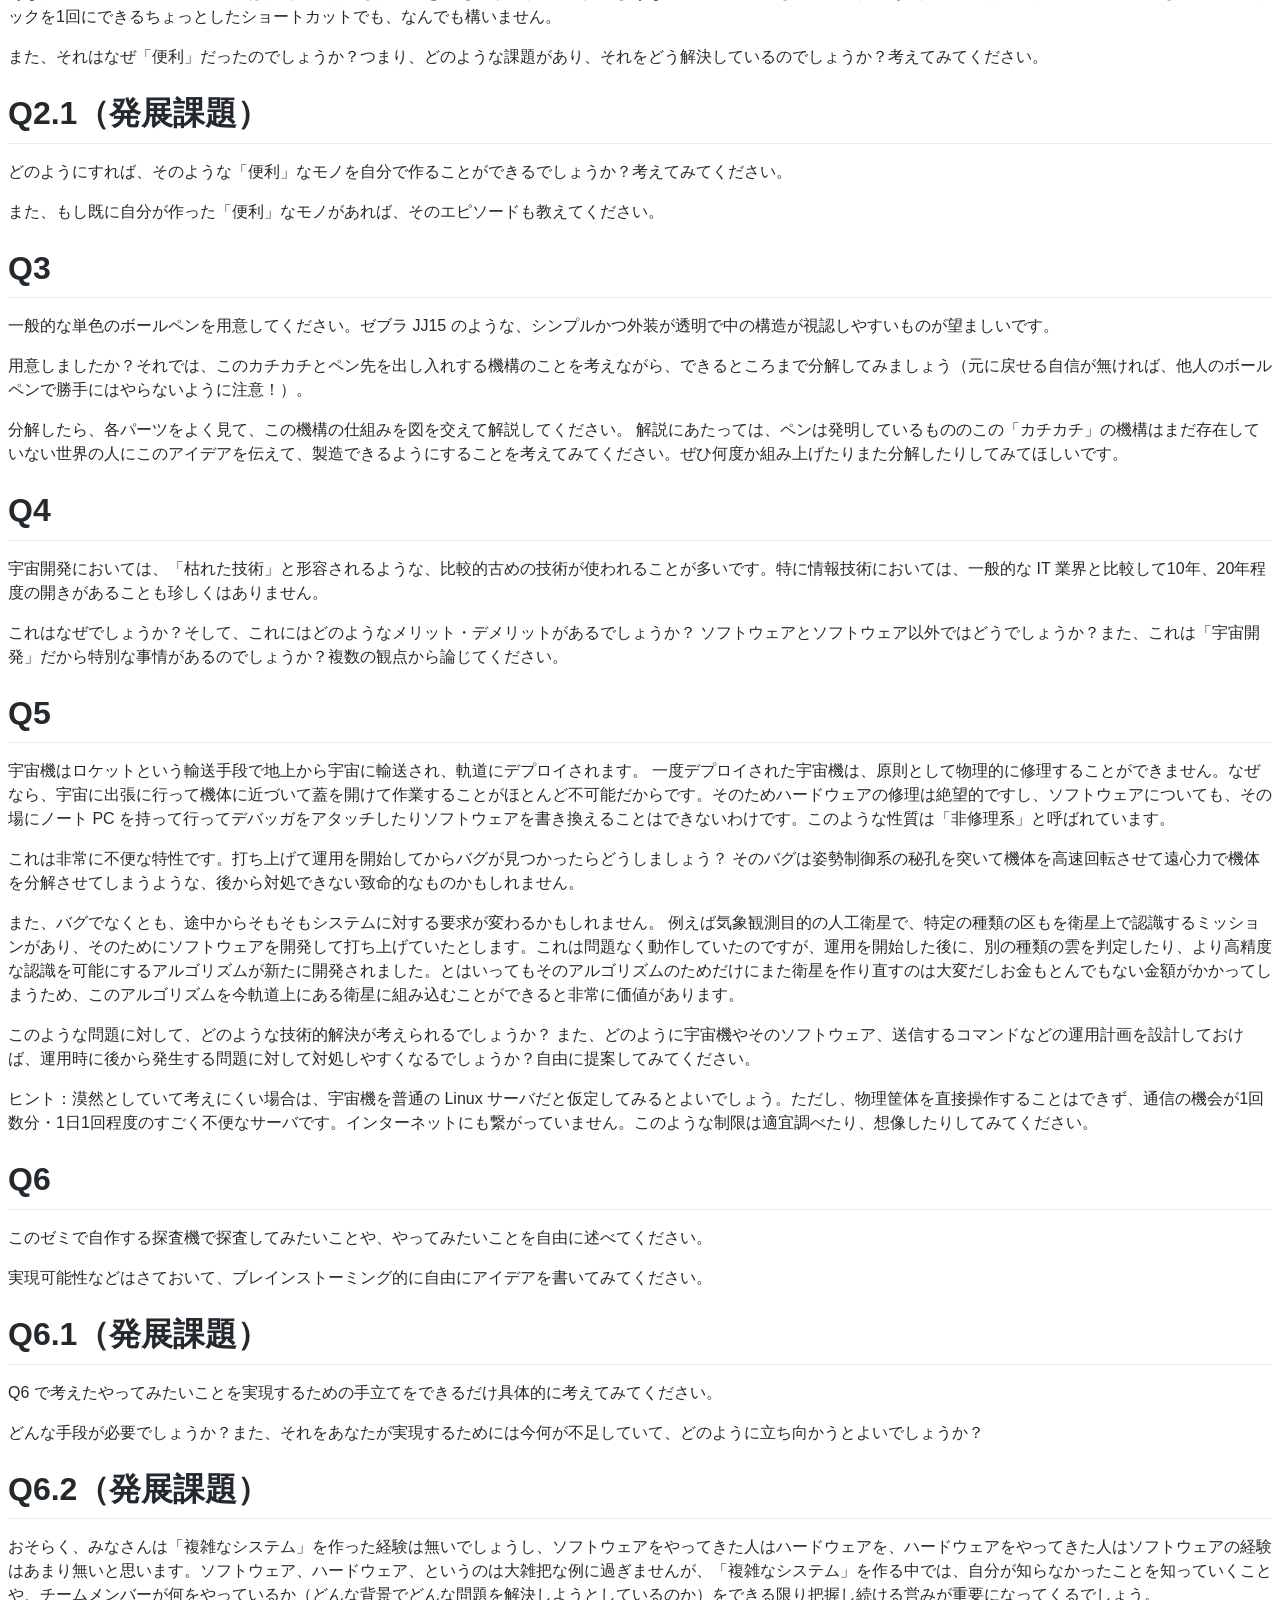
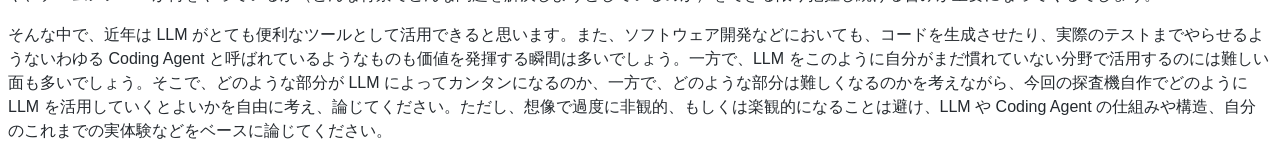
<file: misc/seccamp2026-entry.html>
<!DOCTYPE html>
<html xmlns="http://www.w3.org/1999/xhtml" lang xml:lang>
<head>
  <meta charset="utf-8" />
  <meta name="generator" content="pandoc" />
  <meta name="viewport" content="width=device-width, initial-scale=1.0, user-scalable=yes" />
  <title>セキュリティ・キャンプ2026 全国大会 探査機自作ゼミ 応募課題</title>
  <style>
code{white-space: pre-wrap;}
span.smallcaps{font-variant: small-caps;}
div.columns{display: flex; gap: min(4vw, 1.5em);}
div.column{flex: auto; overflow-x: auto;}
div.hanging-indent{margin-left: 1.5em; text-indent: -1.5em;}

ul.task-list[class]{list-style: none;}
ul.task-list li input[type="checkbox"] {
font-size: inherit;
width: 0.8em;
margin: 0 0.8em 0.2em -1.6em;
vertical-align: middle;
}
.display.math{display: block; text-align: center; margin: 0.5rem auto;}
</style>
  <style type="text/css">@font-face {
font-family: octicons-link;
src: url([data-uri]) format('woff');
}
.octicon {
display: inline-block;
fill: currentColor;
vertical-align: text-bottom;
}
.anchor {
float: left;
line-height: 1;
margin-left: -20px;
padding-right: 4px;
}
.anchor:focus {
outline: none;
}
h1 .octicon-link,
h2 .octicon-link,
h3 .octicon-link,
h4 .octicon-link,
h5 .octicon-link,
h6 .octicon-link {
color: #1b1f23;
vertical-align: middle;
visibility: hidden;
}
h1:hover .anchor,
h2:hover .anchor,
h3:hover .anchor,
h4:hover .anchor,
h5:hover .anchor,
h6:hover .anchor {
text-decoration: none;
}
h1:hover .anchor .octicon-link,
h2:hover .anchor .octicon-link,
h3:hover .anchor .octicon-link,
h4:hover .anchor .octicon-link,
h5:hover .anchor .octicon-link,
h6:hover .anchor .octicon-link {
visibility: visible;
}
body {
-ms-text-size-adjust: 100%;
-webkit-text-size-adjust: 100%;
color: #24292e;
line-height: 1.5;
font-family: -apple-system,BlinkMacSystemFont,Segoe UI,Helvetica,Arial,sans-serif,Apple Color Emoji,Segoe UI Emoji,Segoe UI Symbol;
font-size: 16px;
line-height: 1.5;
word-wrap: break-word;
}
.pl-c {
color: #6a737d;
}
.pl-c1,
.pl-s .pl-v {
color: #005cc5;
}
.pl-e,
.pl-en {
color: #6f42c1;
}
.pl-s .pl-s1,
.pl-smi {
color: #24292e;
}
.pl-ent {
color: #22863a;
}
.pl-k {
color: #d73a49;
}
.pl-pds,
.pl-s,
.pl-s .pl-pse .pl-s1,
.pl-sr,
.pl-sr .pl-cce,
.pl-sr .pl-sra,
.pl-sr .pl-sre {
color: #032f62;
}
.pl-smw,
.pl-v {
color: #e36209;
}
.pl-bu {
color: #b31d28;
}
.pl-ii {
background-color: #b31d28;
color: #fafbfc;
}
.pl-c2 {
background-color: #d73a49;
color: #fafbfc;
}
.pl-c2:before {
content: "^M";
}
.pl-sr .pl-cce {
color: #22863a;
font-weight: 700;
}
.pl-ml {
color: #735c0f;
}
.pl-mh,
.pl-mh .pl-en,
.pl-ms {
color: #005cc5;
font-weight: 700;
}
.pl-mi {
color: #24292e;
font-style: italic;
}
.pl-mb {
color: #24292e;
font-weight: 700;
}
.pl-md {
background-color: #ffeef0;
color: #b31d28;
}
.pl-mi1 {
background-color: #f0fff4;
color: #22863a;
}
.pl-mc {
background-color: #ffebda;
color: #e36209;
}
.pl-mi2 {
background-color: #005cc5;
color: #f6f8fa;
}
.pl-mdr {
color: #6f42c1;
font-weight: 700;
}
.pl-ba {
color: #586069;
}
.pl-sg {
color: #959da5;
}
.pl-corl {
color: #032f62;
text-decoration: underline;
}
details {
display: block;
}
summary {
display: list-item;
}
a {
background-color: transparent;
}
a:active,
a:hover {
outline-width: 0;
}
strong {
font-weight: inherit;
font-weight: bolder;
}
h1 {
font-size: 2em;
margin: .67em 0;
}
img {
border-style: none;
}
code,
kbd,
pre {
font-family: monospace,monospace;
font-size: 1em;
}
hr {
box-sizing: content-box;
height: 0;
overflow: visible;
}
input {
font: inherit;
margin: 0;
}
input {
overflow: visible;
}
[type=checkbox] {
box-sizing: border-box;
padding: 0;
}
* {
box-sizing: border-box;
}
input {
font-family: inherit;
font-size: inherit;
line-height: inherit;
}
a {
color: #0366d6;
text-decoration: none;
}
a:hover {
text-decoration: underline;
}
strong {
font-weight: 600;
}
hr {
background: transparent;
border: 0;
border-bottom: 1px solid #dfe2e5;
height: 0;
margin: 15px 0;
overflow: hidden;
}
hr:before {
content: "";
display: table;
}
hr:after {
clear: both;
content: "";
display: table;
}
table {
border-collapse: collapse;
border-spacing: 0;
}
td,
th {
padding: 0;
}
details summary {
cursor: pointer;
}
h1,
h2,
h3,
h4,
h5,
h6 {
margin-bottom: 0;
margin-top: 0;
}
h1 {
font-size: 32px;
}
h1,
h2 {
font-weight: 600;
}
h2 {
font-size: 24px;
}
h3 {
font-size: 20px;
}
h3,
h4 {
font-weight: 600;
}
h4 {
font-size: 16px;
}
h5 {
font-size: 14px;
}
h5,
h6 {
font-weight: 600;
}
h6 {
font-size: 12px;
}
p {
margin-bottom: 10px;
margin-top: 0;
}
blockquote {
margin: 0;
}
ol,
ul {
margin-bottom: 0;
margin-top: 0;
padding-left: 0;
}
ol ol,
ul ol {
list-style-type: lower-roman;
}
ol ol ol,
ol ul ol,
ul ol ol,
ul ul ol {
list-style-type: lower-alpha;
}
dd {
margin-left: 0;
}
code,
pre {
font-family: SFMono-Regular,Consolas,Liberation Mono,Menlo,Courier,monospace;
font-size: 12px;
}
pre {
margin-bottom: 0;
margin-top: 0;
}
input::-webkit-inner-spin-button,
input::-webkit-outer-spin-button {
-webkit-appearance: none;
appearance: none;
margin: 0;
}
.border {
border: 1px solid #e1e4e8!important;
}
.border-0 {
border: 0!important;
}
.border-bottom {
border-bottom: 1px solid #e1e4e8!important;
}
.rounded-1 {
border-radius: 3px!important;
}
.bg-white {
background-color: #fff!important;
}
.bg-gray-light {
background-color: #fafbfc!important;
}
.text-gray-light {
color: #6a737d!important;
}
.mb-0 {
margin-bottom: 0!important;
}
.my-2 {
margin-bottom: 8px!important;
margin-top: 8px!important;
}
.pl-0 {
padding-left: 0!important;
}
.py-0 {
padding-bottom: 0!important;
padding-top: 0!important;
}
.pl-1 {
padding-left: 4px!important;
}
.pl-2 {
padding-left: 8px!important;
}
.py-2 {
padding-bottom: 8px!important;
padding-top: 8px!important;
}
.pl-3,
.px-3 {
padding-left: 16px!important;
}
.px-3 {
padding-right: 16px!important;
}
.pl-4 {
padding-left: 24px!important;
}
.pl-5 {
padding-left: 32px!important;
}
.pl-6 {
padding-left: 40px!important;
}
.f6 {
font-size: 12px!important;
}
.lh-condensed {
line-height: 1.25!important;
}
.text-bold {
font-weight: 600!important;
}
a:not([href]) {
color: inherit;
text-decoration: none;
}
blockquote,
dl,
ol,
p,
pre,
table,
ul {
margin-bottom: 16px;
margin-top: 0;
}
hr {
background-color: #e1e4e8;
border: 0;
height: .25em;
margin: 24px 0;
padding: 0;
}
blockquote {
border-left: .25em solid #dfe2e5;
color: #6a737d;
padding: 0 1em;
}
blockquote>:first-child {
margin-top: 0;
}
blockquote>:last-child {
margin-bottom: 0;
}
kbd {
background-color: #fafbfc;
border: 1px solid #c6cbd1;
border-bottom-color: #959da5;
border-radius: 3px;
box-shadow: inset 0 -1px 0 #959da5;
color: #444d56;
display: inline-block;
font-size: 11px;
line-height: 10px;
padding: 3px 5px;
vertical-align: middle;
}
h1,
h2,
h3,
h4,
h5,
h6 {
font-weight: 600;
line-height: 1.25;
margin-bottom: 16px;
margin-top: 24px;
}
h1 {
font-size: 2em;
}
h1,
h2 {
border-bottom: 1px solid #eaecef;
padding-bottom: .3em;
}
h2 {
font-size: 1.5em;
}
h3 {
font-size: 1.25em;
}
h4 {
font-size: 1em;
}
h5 {
font-size: .875em;
}
h6 {
color: #6a737d;
font-size: .85em;
}
ol,
ul {
padding-left: 2em;
}
ol ol,
ol ul,
ul ol,
ul ul {
margin-bottom: 0;
margin-top: 0;
}
li {
word-wrap: break-all;
}
li>p {
margin-top: 16px;
}
li+li {
margin-top: .25em;
}
dl {
padding: 0;
}
dl dt {
font-size: 1em;
font-style: italic;
font-weight: 600;
margin-top: 16px;
padding: 0;
}
dl dd {
margin-bottom: 16px;
padding: 0 16px;
}
table {
display: block;
overflow: auto;
width: 100%;
}
table th {
font-weight: 600;
}
table td,
table th {
border: 1px solid #dfe2e5;
padding: 6px 13px;
}
table tr {
background-color: #fff;
border-top: 1px solid #c6cbd1;
}
table tr:nth-child(2n) {
background-color: #f6f8fa;
}
img {
background-color: #fff;
box-sizing: content-box;
max-width: 100%;
}
img[align=right] {
padding-left: 20px;
}
img[align=left] {
padding-right: 20px;
}
code {
background-color: rgba(27,31,35,.05);
border-radius: 3px;
font-size: 85%;
margin: 0;
padding: .2em .4em;
}
pre {
word-wrap: normal;
}
pre>code {
background: transparent;
border: 0;
font-size: 100%;
margin: 0;
padding: 0;
white-space: pre;
word-break: normal;
}
.highlight {
margin-bottom: 16px;
}
.highlight pre {
margin-bottom: 0;
word-break: normal;
}
.highlight pre,
pre {
background-color: #f6f8fa;
border-radius: 3px;
font-size: 85%;
line-height: 1.45;
overflow: auto;
padding: 16px;
}
pre code {
background-color: transparent;
border: 0;
display: inline;
line-height: inherit;
margin: 0;
max-width: auto;
overflow: visible;
padding: 0;
word-wrap: normal;
}
.commit-tease-sha {
color: #444d56;
display: inline-block;
font-family: SFMono-Regular,Consolas,Liberation Mono,Menlo,Courier,monospace;
font-size: 90%;
}
.blob-wrapper {
border-bottom-left-radius: 3px;
border-bottom-right-radius: 3px;
overflow-x: auto;
overflow-y: hidden;
}
.blob-wrapper-embedded {
max-height: 240px;
overflow-y: auto;
}
.blob-num {
-moz-user-select: none;
-ms-user-select: none;
-webkit-user-select: none;
color: rgba(27,31,35,.3);
cursor: pointer;
font-family: SFMono-Regular,Consolas,Liberation Mono,Menlo,Courier,monospace;
font-size: 12px;
line-height: 20px;
min-width: 50px;
padding-left: 10px;
padding-right: 10px;
text-align: right;
user-select: none;
vertical-align: top;
white-space: nowrap;
width: 1%;
}
.blob-num:hover {
color: rgba(27,31,35,.6);
}
.blob-num:before {
content: attr(data-line-number);
}
.blob-code {
line-height: 20px;
padding-left: 10px;
padding-right: 10px;
position: relative;
vertical-align: top;
}
.blob-code-inner {
color: #24292e;
font-family: SFMono-Regular,Consolas,Liberation Mono,Menlo,Courier,monospace;
font-size: 12px;
overflow: visible;
white-space: pre;
word-wrap: normal;
}
.pl-token.active,
.pl-token:hover {
background: #ffea7f;
cursor: pointer;
}
kbd {
background-color: #fafbfc;
border: 1px solid #d1d5da;
border-bottom-color: #c6cbd1;
border-radius: 3px;
box-shadow: inset 0 -1px 0 #c6cbd1;
color: #444d56;
display: inline-block;
font: 11px SFMono-Regular,Consolas,Liberation Mono,Menlo,Courier,monospace;
line-height: 10px;
padding: 3px 5px;
vertical-align: middle;
}
:checked+.radio-label {
border-color: #0366d6;
position: relative;
z-index: 1;
}
.tab-size[data-tab-size="1"] {
-moz-tab-size: 1;
tab-size: 1;
}
.tab-size[data-tab-size="2"] {
-moz-tab-size: 2;
tab-size: 2;
}
.tab-size[data-tab-size="3"] {
-moz-tab-size: 3;
tab-size: 3;
}
.tab-size[data-tab-size="4"] {
-moz-tab-size: 4;
tab-size: 4;
}
.tab-size[data-tab-size="5"] {
-moz-tab-size: 5;
tab-size: 5;
}
.tab-size[data-tab-size="6"] {
-moz-tab-size: 6;
tab-size: 6;
}
.tab-size[data-tab-size="7"] {
-moz-tab-size: 7;
tab-size: 7;
}
.tab-size[data-tab-size="8"] {
-moz-tab-size: 8;
tab-size: 8;
}
.tab-size[data-tab-size="9"] {
-moz-tab-size: 9;
tab-size: 9;
}
.tab-size[data-tab-size="10"] {
-moz-tab-size: 10;
tab-size: 10;
}
.tab-size[data-tab-size="11"] {
-moz-tab-size: 11;
tab-size: 11;
}
.tab-size[data-tab-size="12"] {
-moz-tab-size: 12;
tab-size: 12;
}
.task-list-item {
list-style-type: none;
}
.task-list-item+.task-list-item {
margin-top: 3px;
}
.task-list-item input {
margin: 0 .2em .25em -1.6em;
vertical-align: middle;
}
hr {
border-bottom-color: #eee;
}
.pl-0 {
padding-left: 0!important;
}
.pl-1 {
padding-left: 4px!important;
}
.pl-2 {
padding-left: 8px!important;
}
.pl-3 {
padding-left: 16px!important;
}
.pl-4 {
padding-left: 24px!important;
}
.pl-5 {
padding-left: 32px!important;
}
.pl-6 {
padding-left: 40px!important;
}
.pl-7 {
padding-left: 48px!important;
}
.pl-8 {
padding-left: 64px!important;
}
.pl-9 {
padding-left: 80px!important;
}
.pl-10 {
padding-left: 96px!important;
}
.pl-11 {
padding-left: 112px!important;
}
.pl-12 {
padding-left: 128px!important;
}
</style>
</head>
<body>
<header id="title-block-header">
<h1 class="title">セキュリティ・キャンプ2026 全国大会 探査機自作ゼミ
応募課題</h1>
</header>
<p>以下の文章は Markdown として記述しています。 視認性が悪い場合は
https://sksat.net/misc/seccamp2026-entry.html
を見てください。同一ソースのレンダリング結果を掲載します。</p>
<h1 id="はじめに評価について">はじめに／評価について</h1>
<p>この応募課題は、あなたに考えてもらい、講師があなたのことを知るためのものです。
明確な答えのない設問となっているため、分からないと思っても、何をどう調べ、どう考えたかを途中まででもぜひ書いてみてください。</p>
<ul>
<li>評価は加点方式で行います
<ul>
<li>あなたが考えた道筋やあなたの熱意を重視します</li>
<li>不正確なことを書いても減点するようなことはありません</li>
<li>すべての回答が満足いくほど書けていなくても、とりあえず提出してみてほしいです</li>
</ul></li>
<li>文字数の制限はありません
<ul>
<li>回答の長さによって評価を変えるようなことはしません</li>
<li>短い回答は必要十分に簡潔であれば伝わりやすい一方で情報が不足するリスクがあります</li>
<li>長い回答は情報量を増やしやすい分冗長にもなりやすいです</li>
<li>これらはトレードオフの関係にあるため、どう表現するかも含めてあなたの意思決定であり、あなたが考えることです</li>
</ul></li>
<li>テキストのみで回答できない・回答しにくい場合はファイルを添付してください
<ul>
<li>一部の設問では作図を要求しています
<ul>
<li>作図方法は問いません</li>
<li>なんらかの作図ツールを用いてもよいですし、紙やホワイトボードに描いたものの写真でもなんでも構いません</li>
</ul></li>
<li>添付ファイルの形式は問いません
<ul>
<li>一部の有償ソフトウェアでしか閲覧できないようなものはやめてください</li>
</ul></li>
<li>テキストでの回答も含めてすべての回答を1つの PDF
ファイルにまとめて提出する、といったことをしてもよいです
<ul>
<li>この場合は、通常の課題回答欄に「添付ファイルで回答」といった文字列を代わりに入れておいてください</li>
<li>図をたくさん描いて文章で適宜参照していくような表現をする場合、こちらの方がみなさんも書きやすいし講師も読みやすい、ということもあるかもしれません</li>
</ul></li>
<li>応募課題提出システム上提出できない・提出しにくいような形式のものがある場合は、どこかにアップロードしてその
URL を提出しても構いません
<ul>
<li>ただし、提出期限以降編集していないことが明らかであるか、検証可能なようにしておくこと</li>
</ul></li>
</ul></li>
<li>回答に擬似コードやソースコードを含めても構いません
<ul>
<li>（擬似）コードはロジックやインターフェースを分かりやすく伝える強力な道具のひとつです（たとえそれがソフトウェアでなかったとしても）</li>
<li>意図やポイントが分かるようなコメントがあると助かります</li>
</ul></li>
<li>一部の設問には発展課題を設けています
<ul>
<li>発展課題の回答は任意とします
<ul>
<li>無理に発展課題に回答するよりは、それ以外の回答を丁寧に考えて書いてもらうことに価値があります</li>
<li>しかし、（応募の後にでも）ぜひ考えてもらえるとうれしいです</li>
</ul></li>
<li>発展課題の回答は元の課題と混ぜて書いても構いません
<ul>
<li>つまり、Q3 の回答欄内で Q3.1 や Q3.2 の回答を含めてよいです</li>
</ul></li>
</ul></li>
<li>回答を考えるにあたり、Web
で情報収集をしたり、ChatGPT・Gemini・Claude のような LLM
を活用して構いません
<ul>
<li>適宜出典や引用元は明記してください</li>
<li>LLM
への入力（プロンプト）を回答に含めても、含めなくても構いません</li>
<li>ただし、LLM
から出力されたモノは「あなた」が出力したものではないことに留意してください</li>
</ul></li>
</ul>
<h1 id="q1">Q1</h1>
<p>あなたが今までに作ったモノを自由に語ってください。複数人で作った場合は、どの部分をどのように担当したのかを明示するようにしてください。作ったモノが公開リポジトリなどにある場合は、そのリンクも書いてもらえるとうれしいです。語る切り口が難しい場合は、どのようなプログラミング言語やライブラリ、エコシステムを使って作ったのかや、次の発展課題と混ぜて書いてみてください。</p>
<h1 id="q1.1発展課題">Q1.1（発展課題）</h1>
<p>Q1
で作ったモノを作る中であなたが感じた壁のうち、最もあなたにとって難しかったこと、もしくは、特に印象に残っていることについて教えてください。あなたはその壁をどう調査し、克服しましたか？具体的に教えてください。壁を克服しきれなかった場合は、当時どう対処しようとしたかに加えて、今振り返ってみると当時は何が不足していたと思われるか、今やり直すならどうするかなどの考えを聞かせてください。</p>
<h1 id="q2">Q2</h1>
<p>あなたの印象に残っている「これは便利だ」と感じたモノを教えてください。工具のようなハードウェアでも、エディタやその拡張機能といったソフトウェアでも、5回のクリックを1回にできるちょっとしたショートカットでも、なんでも構いません。</p>
<p>また、それはなぜ「便利」だったのでしょうか？つまり、どのような課題があり、それをどう解決しているのでしょうか？考えてみてください。</p>
<h1 id="q2.1発展課題">Q2.1（発展課題）</h1>
<p>どのようにすれば、そのような「便利」なモノを自分で作ることができるでしょうか？考えてみてください。</p>
<p>また、もし既に自分が作った「便利」なモノがあれば、そのエピソードも教えてください。</p>
<h1 id="q3">Q3</h1>
<p>一般的な単色のボールペンを用意してください。ゼブラ JJ15
のような、シンプルかつ外装が透明で中の構造が視認しやすいものが望ましいです。</p>
<p>用意しましたか？それでは、このカチカチとペン先を出し入れする機構のことを考えながら、できるところまで分解してみましょう（元に戻せる自信が無ければ、他人のボールペンで勝手にはやらないように注意！）。</p>
<p>分解したら、各パーツをよく見て、この機構の仕組みを図を交えて解説してください。
解説にあたっては、ペンは発明しているもののこの「カチカチ」の機構はまだ存在していない世界の人にこのアイデアを伝えて、製造できるようにすることを考えてみてください。ぜひ何度か組み上げたりまた分解したりしてみてほしいです。</p>
<h1 id="q4">Q4</h1>
<p>宇宙開発においては、「枯れた技術」と形容されるような、比較的古めの技術が使われることが多いです。特に情報技術においては、一般的な
IT
業界と比較して10年、20年程度の開きがあることも珍しくはありません。</p>
<p>これはなぜでしょうか？そして、これにはどのようなメリット・デメリットがあるでしょうか？
ソフトウェアとソフトウェア以外ではどうでしょうか？また、これは「宇宙開発」だから特別な事情があるのでしょうか？複数の観点から論じてください。</p>
<h1 id="q5">Q5</h1>
<p>宇宙機はロケットという輸送手段で地上から宇宙に輸送され、軌道にデプロイされます。
一度デプロイされた宇宙機は、原則として物理的に修理することができません。なぜなら、宇宙に出張に行って機体に近づいて蓋を開けて作業することがほとんど不可能だからです。そのためハードウェアの修理は絶望的ですし、ソフトウェアについても、その場にノート
PC
を持って行ってデバッガをアタッチしたりソフトウェアを書き換えることはできないわけです。このような性質は「非修理系」と呼ばれています。</p>
<p>これは非常に不便な特性です。打ち上げて運用を開始してからバグが見つかったらどうしましょう？
そのバグは姿勢制御系の秘孔を突いて機体を高速回転させて遠心力で機体を分解させてしまうような、後から対処できない致命的なものかもしれません。</p>
<p>また、バグでなくとも、途中からそもそもシステムに対する要求が変わるかもしれません。
例えば気象観測目的の人工衛星で、特定の種類の区もを衛星上で認識するミッションがあり、そのためにソフトウェアを開発して打ち上げていたとします。これは問題なく動作していたのですが、運用を開始した後に、別の種類の雲を判定したり、より高精度な認識を可能にするアルゴリズムが新たに開発されました。とはいってもそのアルゴリズムのためだけにまた衛星を作り直すのは大変だしお金もとんでもない金額がかかってしまうため、このアルゴリズムを今軌道上にある衛星に組み込むことができると非常に価値があります。</p>
<p>このような問題に対して、どのような技術的解決が考えられるでしょうか？
また、どのように宇宙機やそのソフトウェア、送信するコマンドなどの運用計画を設計しておけば、運用時に後から発生する問題に対して対処しやすくなるでしょうか？自由に提案してみてください。</p>
<p>ヒント：漠然としていて考えにくい場合は、宇宙機を普通の Linux
サーバだと仮定してみるとよいでしょう。ただし、物理筐体を直接操作することはできず、通信の機会が1回数分・1日1回程度のすごく不便なサーバです。インターネットにも繋がっていません。このような制限は適宜調べたり、想像したりしてみてください。</p>
<h1 id="q6">Q6</h1>
<p>このゼミで自作する探査機で探査してみたいことや、やってみたいことを自由に述べてください。</p>
<p>実現可能性などはさておいて、ブレインストーミング的に自由にアイデアを書いてみてください。</p>
<h1 id="q6.1発展課題">Q6.1（発展課題）</h1>
<p>Q6
で考えたやってみたいことを実現するための手立てをできるだけ具体的に考えてみてください。</p>
<p>どんな手段が必要でしょうか？また、それをあなたが実現するためには今何が不足していて、どのように立ち向かうとよいでしょうか？</p>
<h1 id="q6.2発展課題">Q6.2（発展課題）</h1>
<p>おそらく、みなさんは「複雑なシステム」を作った経験は無いでしょうし、ソフトウェアをやってきた人はハードウェアを、ハードウェアをやってきた人はソフトウェアの経験はあまり無いと思います。ソフトウェア、ハードウェア、というのは大雑把な例に過ぎませんが、「複雑なシステム」を作る中では、自分が知らなかったことを知っていくことや、チームメンバーが何をやっているか（どんな背景でどんな問題を解決しようとしているのか）をできる限り把握し続ける営みが重要になってくるでしょう。</p>
<p>そんな中で、近年は LLM
がとても便利なツールとして活用できると思います。また、ソフトウェア開発などにおいても、コードを生成させたり、実際のテストまでやらせるようないわゆる
Coding Agent
と呼ばれているようなものも価値を発揮する瞬間は多いでしょう。一方で、LLM
をこのように自分がまだ慣れていない分野で活用するのには難しい面も多いでしょう。そこで、どのような部分が
LLM
によってカンタンになるのか、一方で、どのような部分は難しくなるのかを考えながら、今回の探査機自作でどのように
LLM
を活用していくとよいかを自由に考え、論じてください。ただし、想像で過度に非観的、もしくは楽観的になることは避け、LLM
や Coding Agent
の仕組みや構造、自分のこれまでの実体験などをベースに論じてください。</p>
</body>
</html>
</file>
<file: style.css>
@font-face {
  font-display: swap;
  font-family: 'Koruri';
  src: url('//cdn.plusminus.io/font/webkoruri/20140628/WebKoruri.eot');
  src: url('//cdn.plusminus.io/font/webkoruri/20140628/WebKoruri.eot?#iefix') format('embedded-opentype');
  src: url('//cdn.plusminus.io/font/webkoruri/20140628/WebKoruri.woff') format('woff'),
       url('//cdn.plusminus.io/font/webkoruri/20140628/WebKoruri.ttf') format('truetype');

  /*  for fuck'n chrome  */
  src: url(//cdn.plusminus.io/font/webkoruri/20140628/WebKoruri.woff) format('woff');
}

body {
  font-family: Koruri;
  font-size: 12px;
}

h1 {
  font-size: 30px;
}

h2 {
  font-size: 15px;
}

.pgp-pubkey iframe {
  border: none;
  width: 100%;
  height: 500px;
  font-size: 12px;
}
</file>
<file: sandbox/rover-sim/style.css>
/* rover-sim styles */

* {
  box-sizing: border-box;
}

:root {
  --bg: #0e1116;
  --panel: #161b22;
  --panel2: #10141c;
  --border: #262c36;
  --text: #dfe3ea;
  --muted: #8a93a2;
  --accent: #6eb5ff;
  --green: #4caf50;
  --red: #f06060;
  --mono: ui-monospace, SFMono-Regular, Menlo, Consolas, 'Liberation Mono', monospace;
}

html,
body {
  height: 100%;
}

body {
  margin: 0;
  font-family: sans-serif;
  font-size: 14px;
  background: var(--bg);
  color: var(--text);
  overflow: hidden;
}

a {
  color: var(--accent);
  text-decoration: none;
}

a:hover {
  text-decoration: underline;
}

.app {
  display: flex;
  flex-direction: column;
  height: 100vh;
}

.app-header {
  display: flex;
  align-items: baseline;
  gap: 14px;
  padding: 8px 14px;
  border-bottom: 1px solid var(--border);
  background: var(--panel);
  flex-shrink: 0;
}

.app-header h1 {
  font-size: 15px;
  margin: 0;
  font-weight: 600;
}

.app-header h1 a {
  color: var(--text);
}

.app-header .subtitle {
  color: var(--muted);
  font-size: 12px;
}

.app-header .tests-link {
  margin-left: auto;
  font-size: 12px;
}

.main {
  display: flex;
  flex: 1;
  min-height: 0;
}

/* ---- シミュレータペイン ---- */

.sim-pane {
  flex: 1;
  min-width: 0;
  display: flex;
  flex-direction: column;
  background: var(--bg);
}

.sim-pane:fullscreen {
  background: var(--bg);
}

.toolbar {
  display: flex;
  align-items: center;
  gap: 8px;
  padding: 8px 10px;
  border-bottom: 1px solid var(--border);
  background: var(--panel);
  flex-wrap: wrap;
  flex-shrink: 0;
}

.toolbar .status {
  margin-left: auto;
  font-family: var(--mono);
  font-size: 12px;
  color: var(--muted);
  white-space: nowrap;
}

.toolbar .status .state-run { color: var(--green); }
.toolbar .status .state-pause { color: var(--muted); }
.toolbar .status .state-error { color: var(--red); }
.toolbar .status .state-touch { color: #e5a45a; }

button,
select {
  font-family: inherit;
  font-size: 12px;
  color: var(--text);
  background: #1c2330;
  border: 1px solid #303948;
  border-radius: 5px;
  padding: 5px 10px;
  cursor: pointer;
}

button:hover,
select:hover {
  background: #242d3d;
}

button.primary {
  background: #274a72;
  border-color: #3a6491;
}

button.primary:hover {
  background: #2f5885;
}

.canvas-wrap {
  flex: 1;
  min-height: 0;
  position: relative;
}

#canvas {
  position: absolute;
  inset: 0;
  width: 100%;
  height: 100%;
  display: block;
}

/* ---- スプリッタ ---- */

.splitter {
  width: 5px;
  cursor: col-resize;
  background: var(--border);
  flex-shrink: 0;
}

.splitter:hover,
.splitter.dragging {
  background: var(--accent);
}

/* ---- IDE ペイン ---- */

.ide-pane {
  width: 44%;
  min-width: 300px;
  max-width: 75%;
  display: flex;
  flex-direction: column;
  background: var(--panel2);
  border-left: 1px solid var(--border);
}

.ide-tabs {
  display: flex;
  align-items: center;
  gap: 6px;
  padding: 6px 8px;
  border-bottom: 1px solid var(--border);
  background: var(--panel);
  flex-wrap: wrap;
  flex-shrink: 0;
}

.ide-tabs .tab {
  background: transparent;
  border: 1px solid transparent;
  color: var(--muted);
  padding: 5px 12px;
}

.ide-tabs .tab.active {
  background: var(--panel2);
  border-color: var(--border);
  color: var(--text);
}

.ide-tabs .spacer {
  flex: 1;
}

.editors {
  flex: 1;
  min-height: 0;
  position: relative;
}

.editor-slot {
  position: absolute;
  inset: 0;
}

.editor-slot.hidden {
  display: none;
}

/* ---- コードエディタ (highlight.js の CodeEditor) ---- */

.code-editor {
  position: relative;
  width: 100%;
  height: 100%;
  overflow: hidden;
  background: #12161e;
}

.ce-highlight,
.ce-input {
  font-family: var(--mono);
  font-size: 12.5px;
  line-height: 1.55;
  tab-size: 2;
  margin: 0;
  padding: 10px 12px;
  border: 0;
  white-space: pre;
  word-wrap: normal;
}

.ce-highlight {
  position: absolute;
  inset: 0;
  overflow: hidden;
  pointer-events: none;
  color: #dcdfe4;
}

.ce-highlight code {
  font: inherit;
}

.ce-input {
  position: absolute;
  inset: 0;
  width: 100%;
  height: 100%;
  overflow: auto;
  resize: none;
  outline: none;
  background: transparent;
  color: transparent;
  caret-color: #fff;
}

.ce-input::selection {
  background: rgba(110, 181, 255, 0.25);
}

/* トークン色 */
.tok-keyword { color: #c678dd; }
.tok-literal { color: #d19a66; }
.tok-builtin { color: #61afef; }
.tok-string { color: #98c379; }
.tok-number { color: #d19a66; }
.tok-comment { color: #7f848e; font-style: italic; }

/* ---- センサ / コンソール ---- */

.ide-bottom {
  flex-shrink: 0;
  display: flex;
  flex-direction: column;
  border-top: 1px solid var(--border);
  background: var(--panel);
  max-height: 40%;
}

.ide-bottom h2 {
  font-size: 11px;
  font-weight: 600;
  color: var(--muted);
  margin: 0;
  padding: 6px 10px 4px;
  text-transform: uppercase;
  letter-spacing: 0.06em;
}

.monitor {
  display: flex;
  border-bottom: 1px solid var(--border);
}

.monitor-col {
  flex: 1;
  min-width: 0;
  overflow-x: auto;
}

.monitor-col + .monitor-col {
  border-left: 1px solid var(--border);
}

.monitor table {
  width: 100%;
  border-collapse: collapse;
  font-family: var(--mono);
  font-size: 12px;
}

.monitor td {
  padding: 3px 10px;
  border-top: 1px solid #1d232d;
  white-space: nowrap;
}

.monitor td.sensor-id {
  color: var(--accent);
  width: 1%;
}

.monitor .tm-time {
  color: var(--muted);
  font-size: 10px;
}

.monitor .chip {
  display: inline-block;
  width: 11px;
  height: 11px;
  border-radius: 3px;
  border: 1px solid rgba(255, 255, 255, 0.35);
  vertical-align: -1px;
  margin-right: 6px;
}

.console-box {
  display: flex;
  flex-direction: column;
  min-height: 0;
}

#console {
  overflow-y: auto;
  min-height: 72px;
  max-height: 160px;
  padding: 2px 10px 8px;
  font-family: var(--mono);
  font-size: 12px;
  line-height: 1.5;
}

#console .line { color: var(--text); }
#console .line .log-time { color: var(--muted); margin-right: 8px; }
#console .line.info { color: var(--muted); }
#console .line.ok { color: var(--green); }
#console .line.error { color: var(--red); }

/* ---- モバイル ---- */

@media (max-width: 860px) {
  .main {
    flex-direction: column;
  }

  .splitter {
    display: none;
  }

  .ide-pane {
    width: 100% !important;
    max-width: none;
    height: 48%;
    border-left: none;
    border-top: 1px solid var(--border);
  }
}
</file>
<file: sandbox/nbody-webgpu/style.css>
/* Sandbox Common Styles */

body {
  font-family: 'Koruri', sans-serif;
  font-size: 14px;
  background: #0a0a14;
  color: #e0e0e0;
  margin: 0;
  padding: 20px;
  min-height: 100vh;
}

a {
  color: #6eb5ff;
  text-decoration: none;
}

a:hover {
  text-decoration: underline;
}

header {
  margin-bottom: 30px;
}

header h1 {
  font-size: 24px;
  margin: 0 0 10px 0;
}

header h1 a {
  color: #e0e0e0;
}

header p {
  color: #888;
  margin: 0;
}

/* Test Runner Styles */
.test-summary {
  margin-bottom: 30px;
  padding: 20px;
  background: #12121e;
  border-radius: 8px;
}

.test-summary h2 {
  margin: 0 0 15px 0;
}

.test-summary .passed {
  color: #4caf50;
  margin: 5px 0;
}

.test-summary .failed {
  color: #f44336;
  margin: 5px 0;
}

.test-suite {
  margin-bottom: 20px;
  padding: 20px;
  background: #12121e;
  border-radius: 8px;
}

.test-suite h3 {
  margin: 0 0 15px 0;
  color: #6eb5ff;
}

.test-suite ul {
  list-style: none;
  padding: 0;
  margin: 0;
}

.test-suite li {
  padding: 8px 0;
  border-bottom: 1px solid #2a2a3e;
}

.test-suite li:last-child {
  border-bottom: none;
}

.test-passed .test-icon {
  color: #4caf50;
  margin-right: 10px;
}

.test-failed .test-icon {
  color: #f44336;
  margin-right: 10px;
}

.test-error {
  margin: 10px 0 0 24px;
  padding: 10px;
  background: #1e1414;
  border-radius: 4px;
  color: #f44336;
  font-size: 12px;
  overflow-x: auto;
}
</file>
